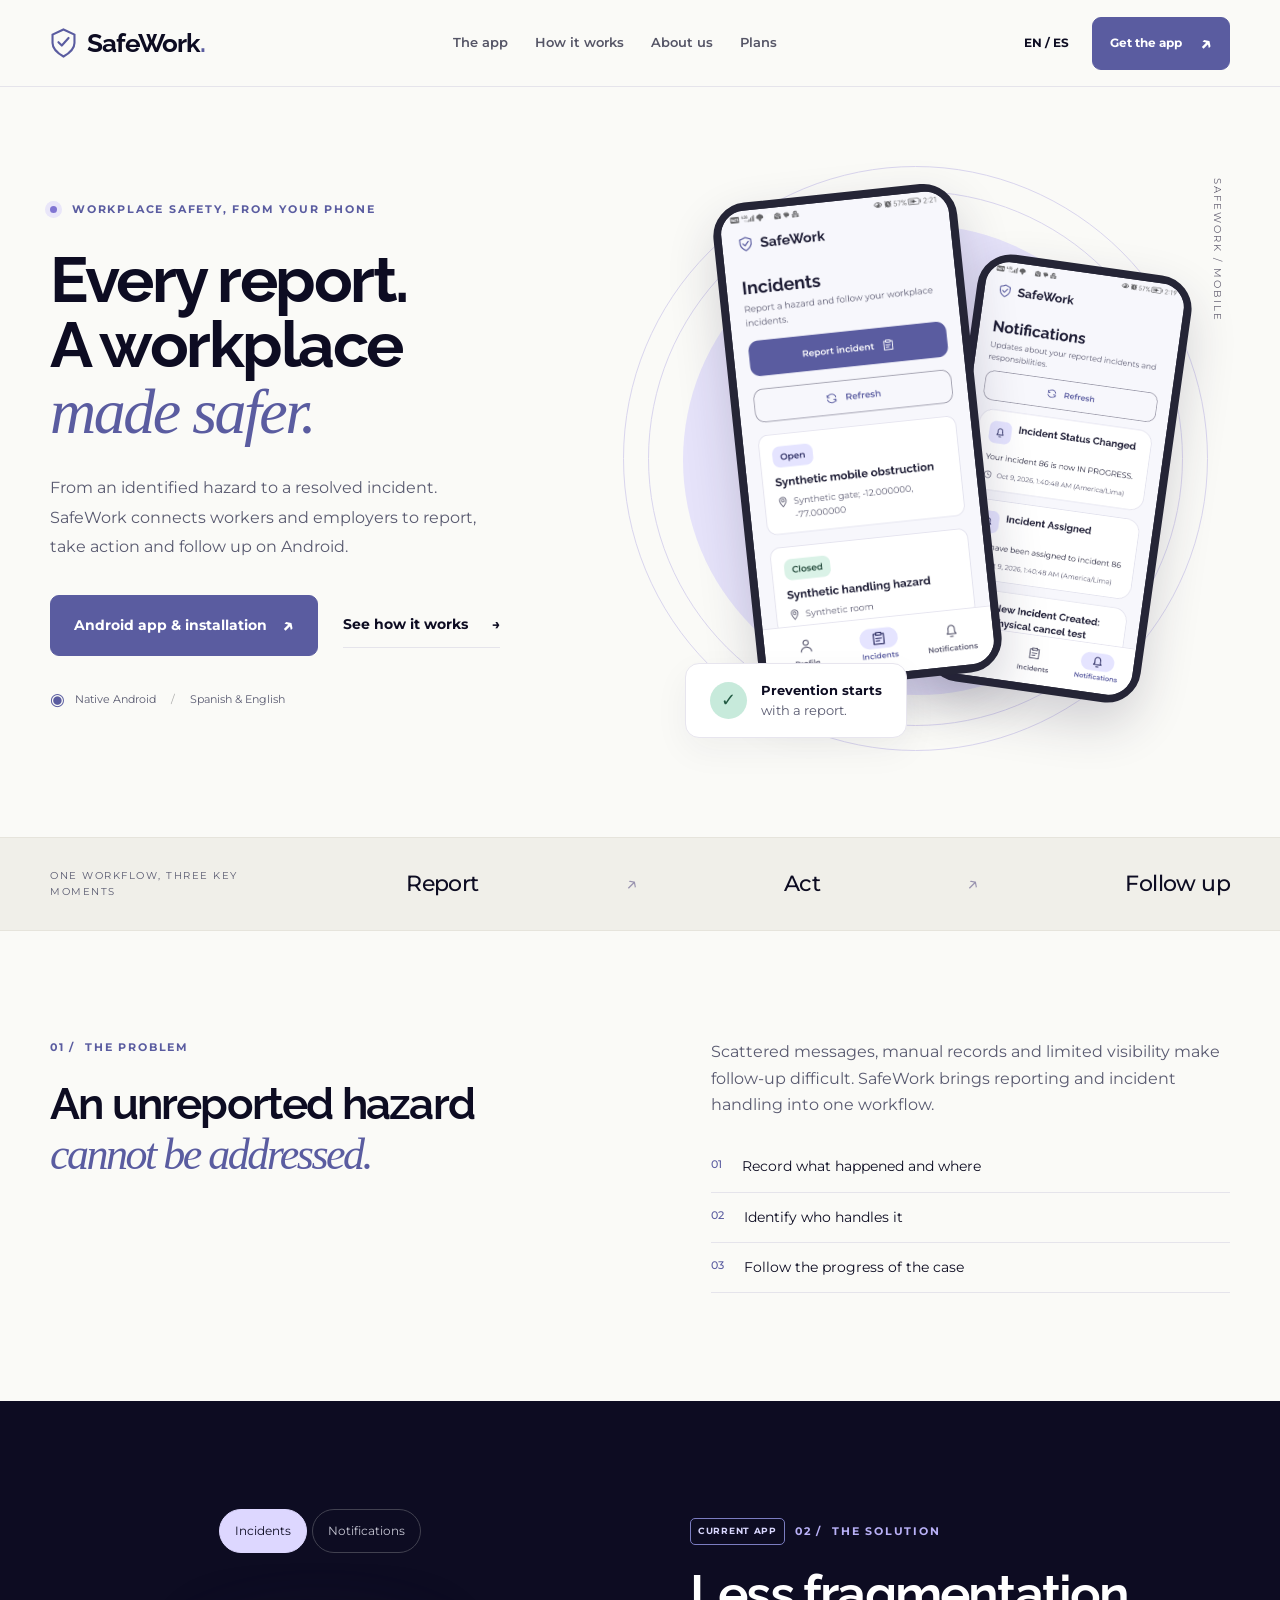
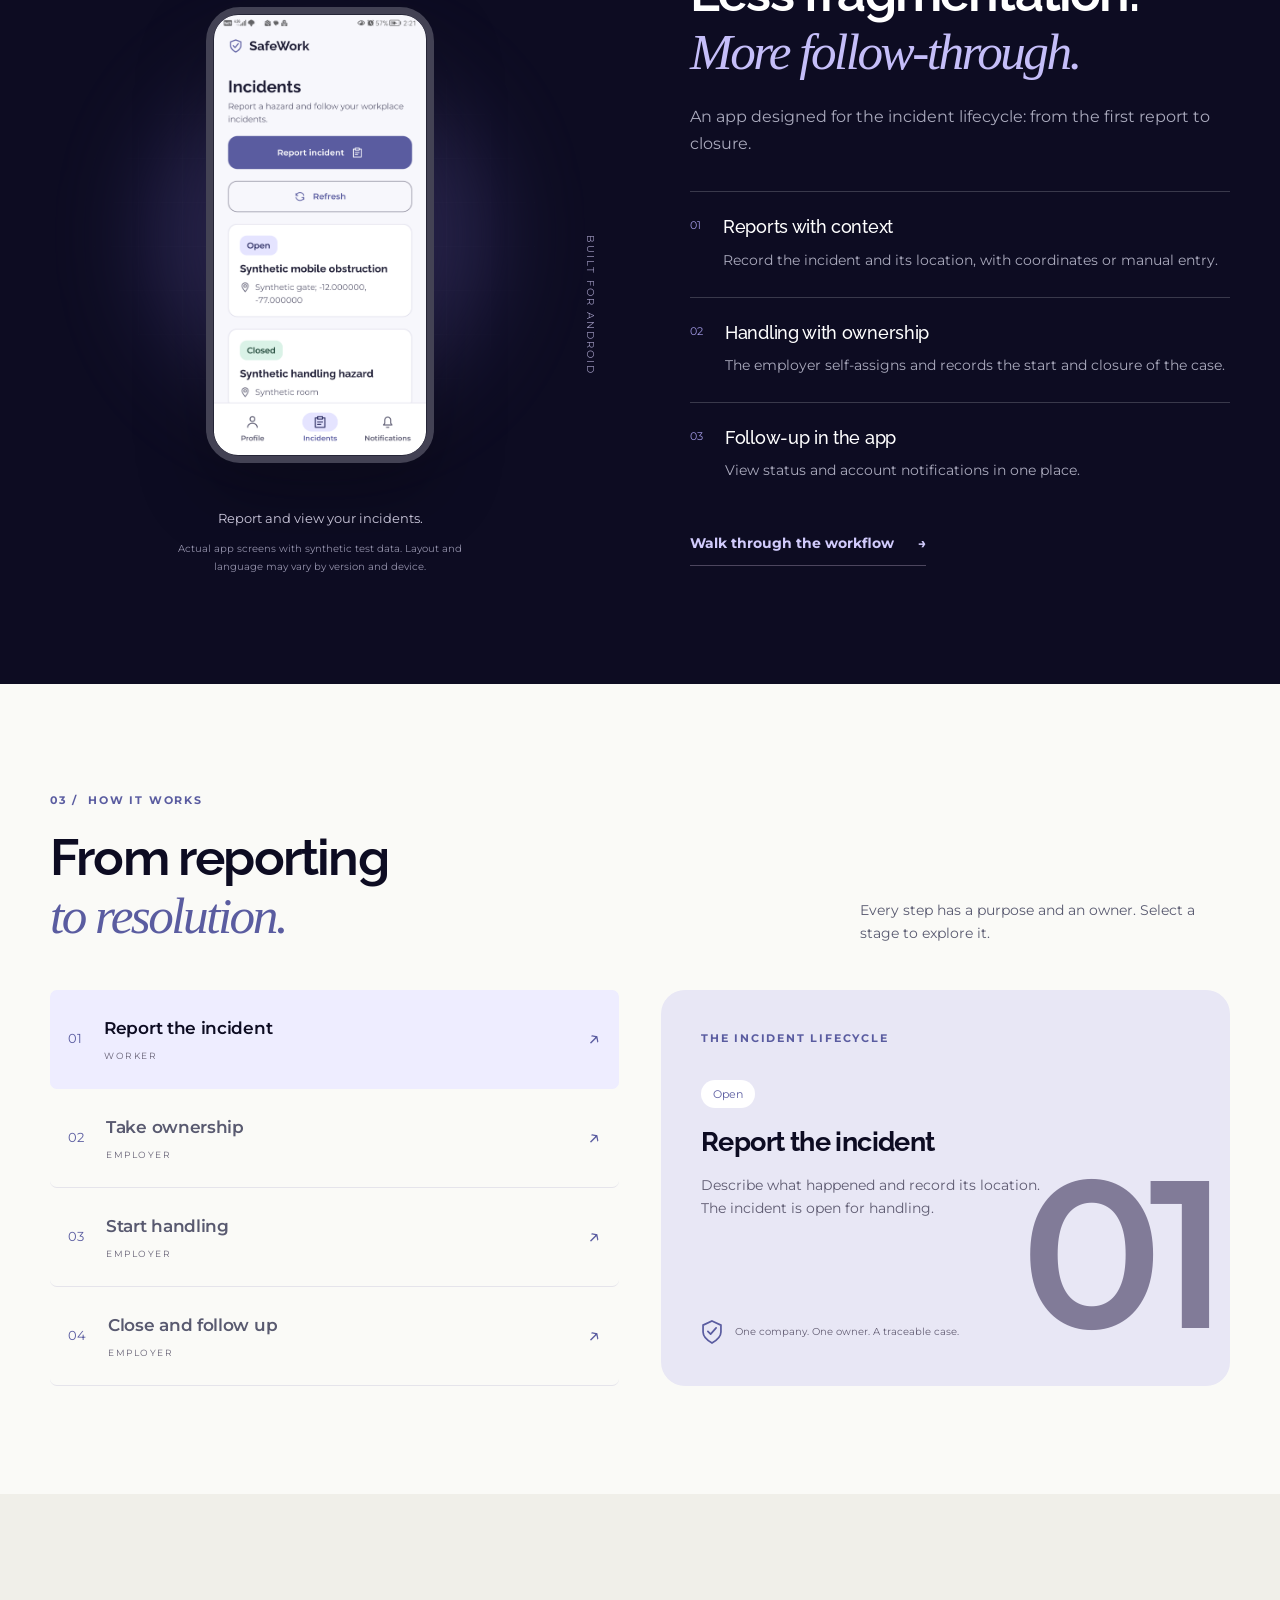
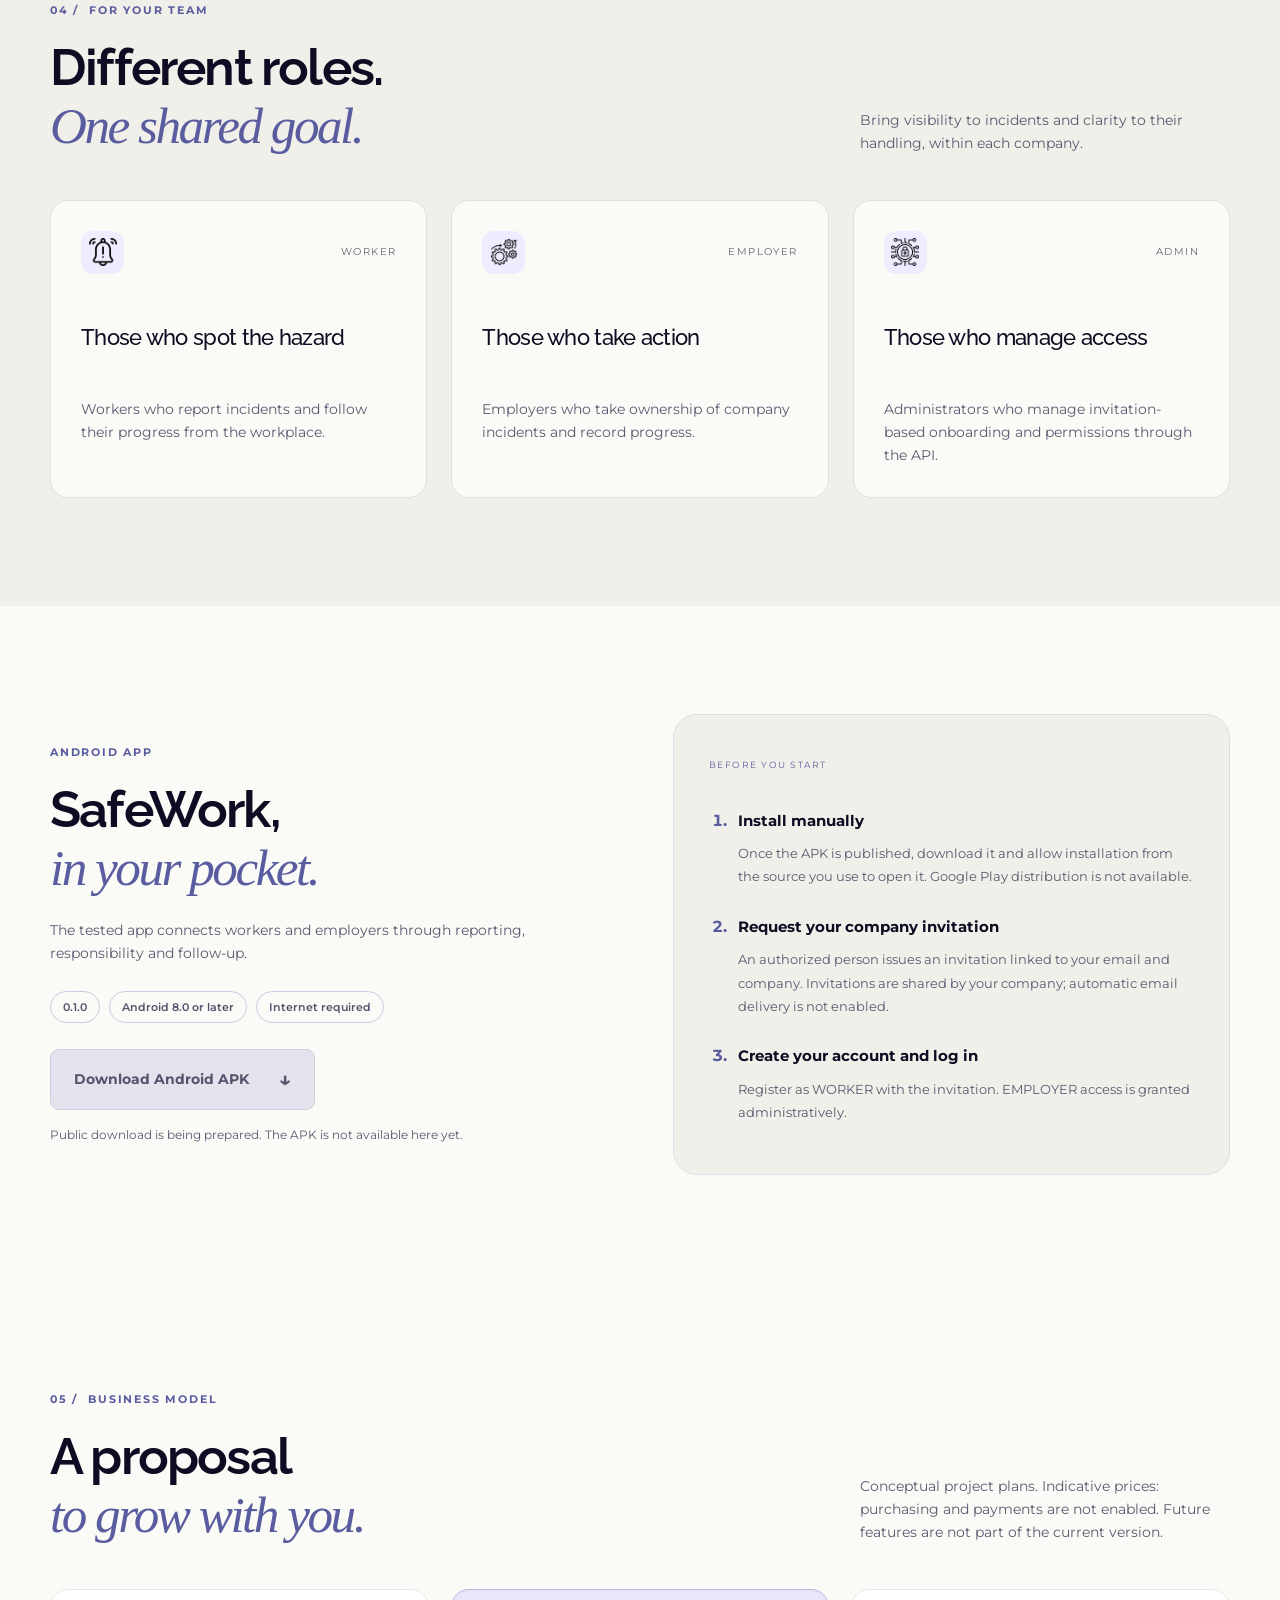
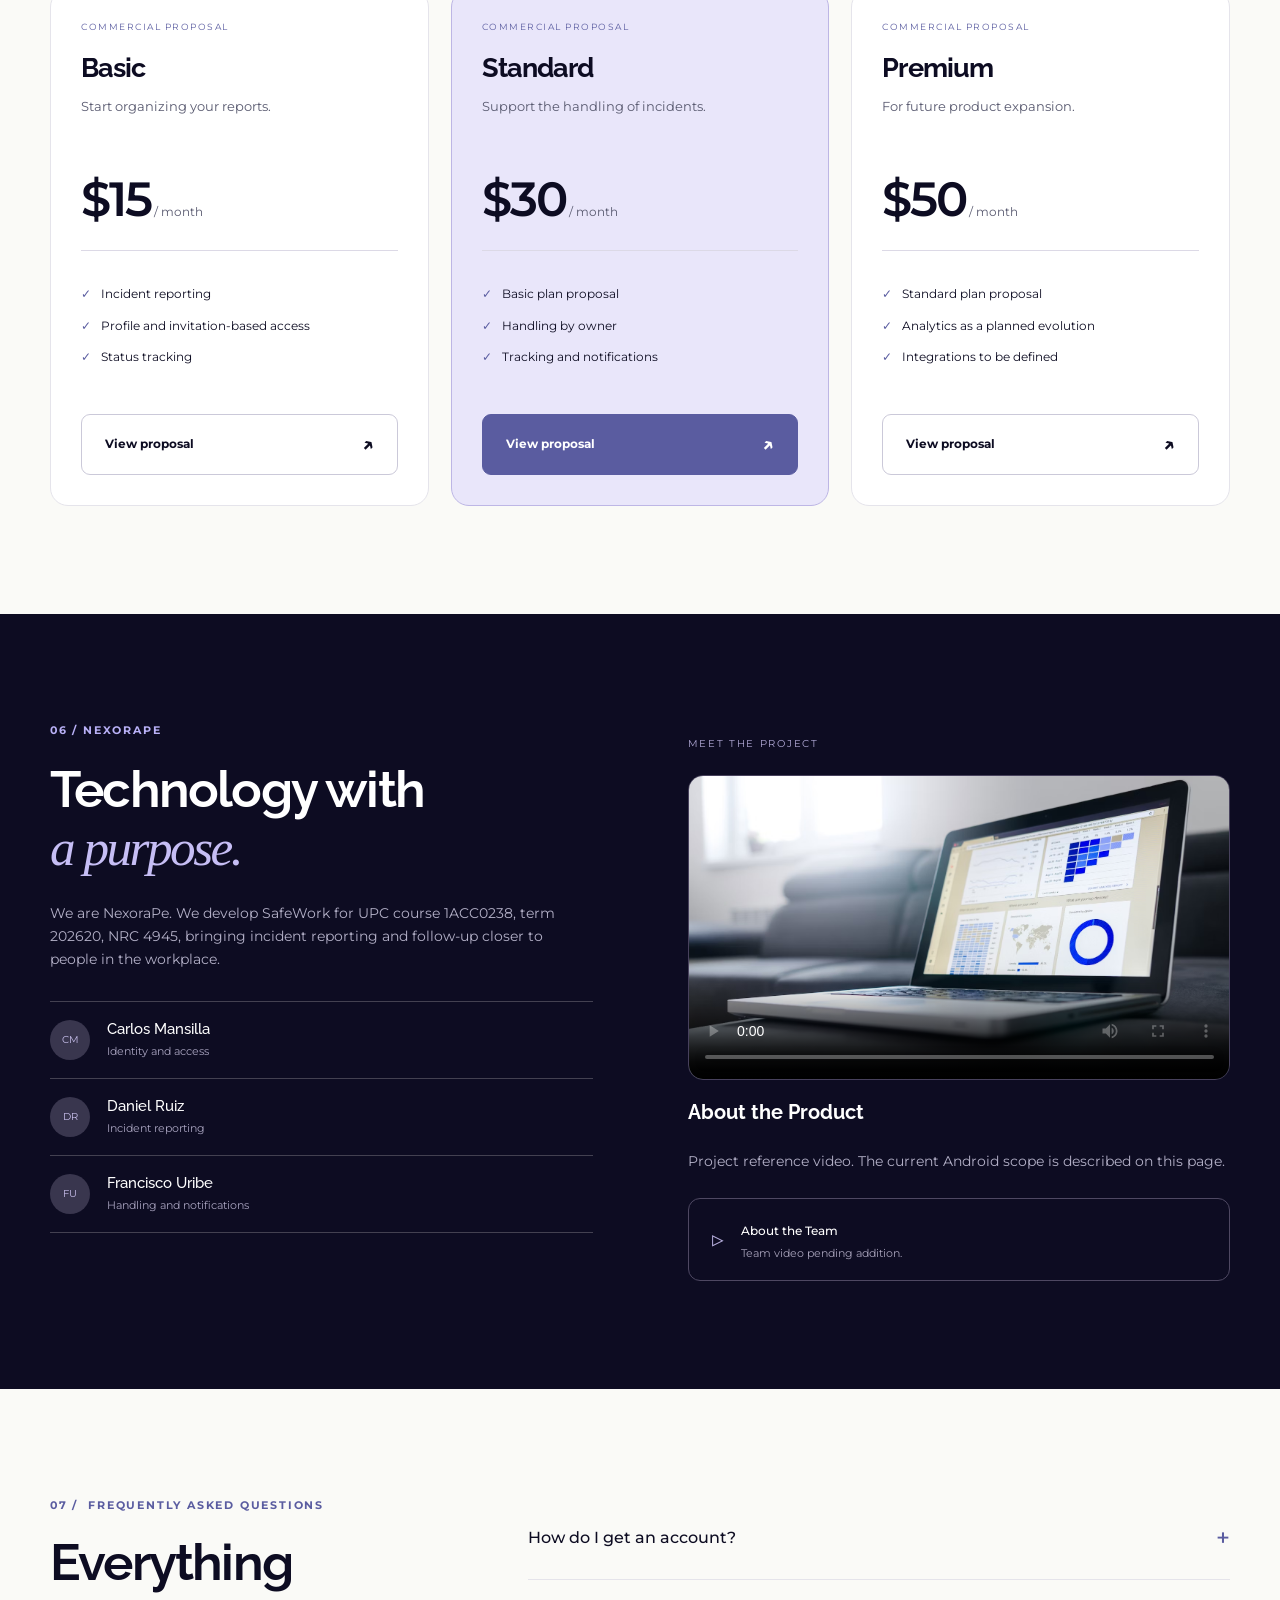
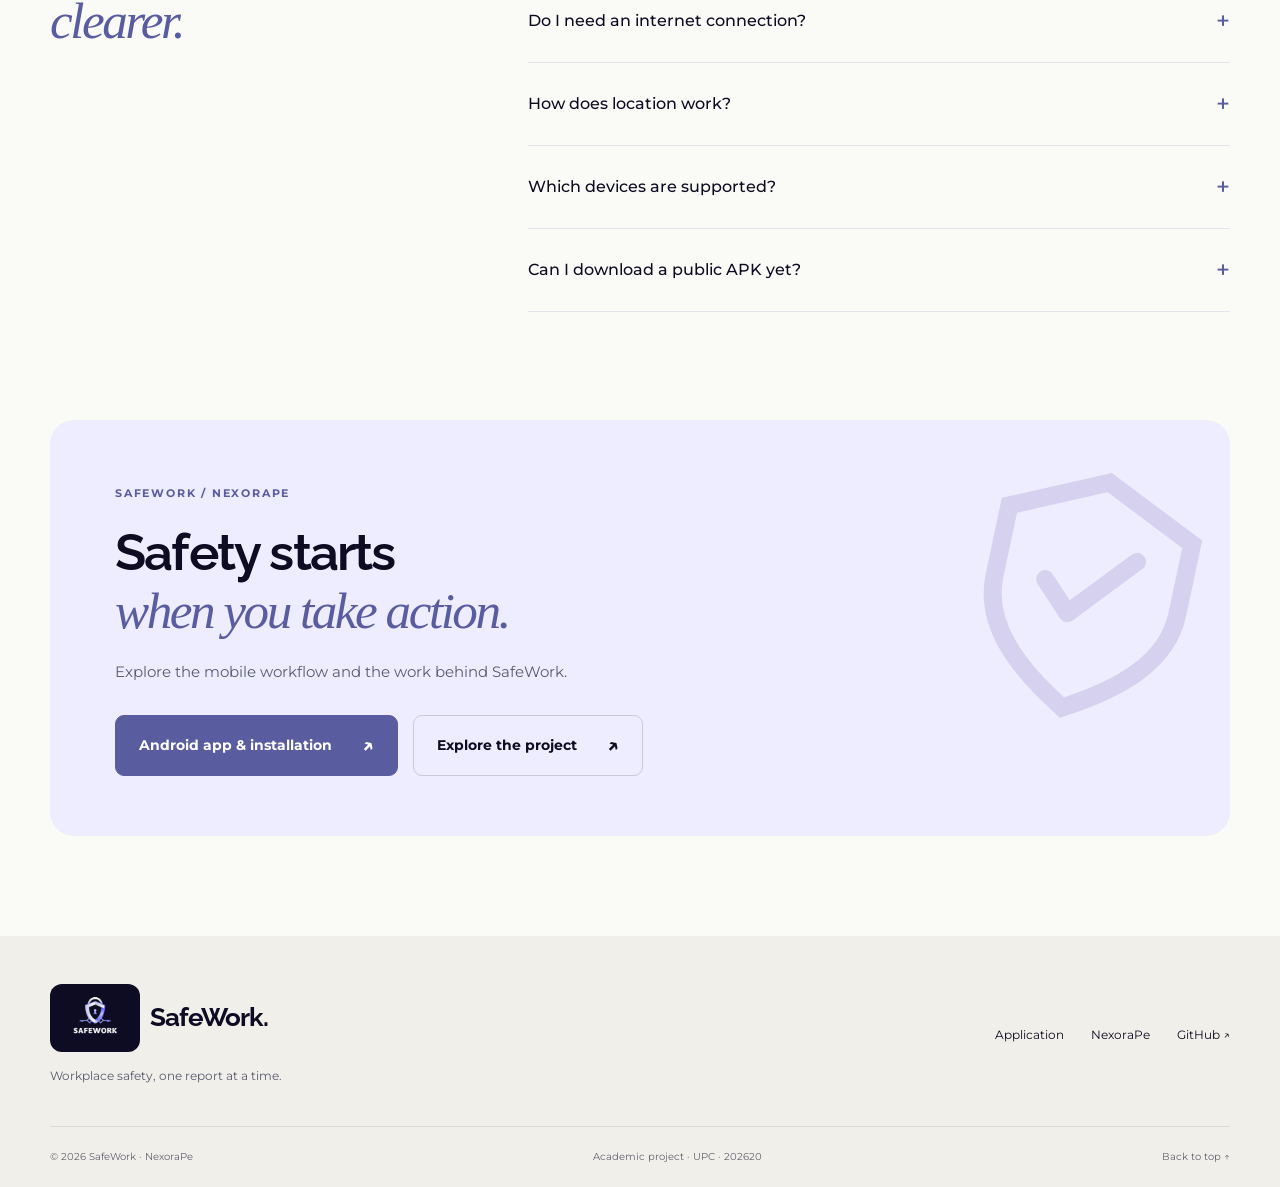
<file: index.html>
<!doctype html>
<html lang="en">
  <head>
    <meta charset="UTF-8" />
    <meta name="viewport" content="width=device-width, initial-scale=1" />
    <title>SafeWork — Workplace safety from your phone</title>
    <meta
      name="description"
      content="SafeWork: an Android app to report, handle and follow up on workplace incidents. A NexoraPe project."
    />
    <meta name="theme-color" content="#0D0C22" />
    <link rel="icon" href="assets/brand-mark.svg" type="image/svg+xml" />
    <link rel="stylesheet" href="styles.css" />
    <script src="translate.js" defer></script>
    <script src="site.js" defer></script>
  </head>
  <body>
    <a class="skip" href="#main"><span data-i18n="t4">Skip to content</span></a>
    <header class="header">
      <div class="wrap nav-wrap">
        <a class="brand" href="index.html" aria-label="SafeWork"
          ><svg viewBox="0 0 32 36" fill="none" aria-hidden="true">
            <path
              d="M16 2 29 8v10c0 7-6 12-13 16C9 30 3 25 3 18V8L16 2Z"
              stroke="currentColor"
              stroke-width="2.5"
            />
            <path
              d="m10 17 4 4 8-9"
              stroke="currentColor"
              stroke-width="2.5"
              stroke-linecap="round"
              stroke-linejoin="round"
            /></svg
          ><span>SafeWork<span class="brand-dot">.</span></span></a
        >
        <nav id="nav" aria-label="Main navigation" data-i18n-aria-label="t5">
          <a href="#producto"><span data-i18n="t0">The app</span></a
          ><a href="#flujo"><span data-i18n="t1">How it works</span></a
          ><a href="#equipo"><span data-i18n="t2">About us</span></a
          ><a href="#planes"><span data-i18n="t3">Plans</span></a>
        </nav>
        <div class="nav-actions">
          <button
            class="language"
            id="language"
            type="button"
            aria-label="Switch to Spanish"
            data-i18n-aria-label="t6"
          >
            EN <span aria-hidden="true">/ ES</span></button
          ><a class="button small nav-cta" href="#download"
            ><span data-i18n="download.nav">Get the app</span
            ><span aria-hidden="true">↗</span></a
          ><button
            class="menu"
            id="menu"
            type="button"
            aria-controls="nav"
            aria-expanded="false"
            data-i18n-aria-label="t8"
            aria-label="Open menu"
          >
            <span></span><span></span>
          </button>
        </div>
      </div>
    </header>
    <main id="main">
      <section class="hero wrap" aria-labelledby="hero-title">
        <div class="hero-copy">
          <div class="eyebrow">
            <span class="status-dot"></span
            ><span data-i18n="t13">WORKPLACE SAFETY, FROM YOUR PHONE</span>
          </div>
          <h1 id="hero-title">
            <span data-i18n="t14">Every report.</span><br /><span
              data-i18n="t15"
              >A workplace</span
            ><br /><em><span data-i18n="t16">made safer.</span></em>
          </h1>
          <p class="hero-description">
            <span data-i18n="t17"
              >From an identified hazard to a resolved incident. SafeWork
              connects workers and employers to report, take action and follow
              up on Android.</span
            >
          </p>
          <div class="hero-buttons">
            <a class="button" href="#download"
              ><span data-i18n="download.info">Android app & installation</span
              ><span aria-hidden="true">↗</span></a
            ><a class="text-link" href="#flujo"
              ><span data-i18n="t19">See how it works</span
              ><span aria-hidden="true">→</span></a
            >
          </div>
          <div class="hero-footnote">
            <span class="android-mark" aria-hidden="true">◉</span
            ><span data-i18n="t20">Native Android</span
            ><span class="separator">/</span
            ><span data-i18n="t21">Spanish & English</span>
          </div>
        </div>
        <div class="hero-art">
          <div class="orb"></div>
          <div class="orbit orbit-one"></div>
          <div class="orbit orbit-two"></div>
          <div class="art-label">SAFEWORK / MOBILE</div>
          <div class="phone phone-back">
            <img
              src="assets/screens/notifications.png"
              alt="Actual SafeWork notifications screen"
              data-i18n-alt="t22"
              width="987"
              height="2048"
            />
          </div>
          <div class="phone phone-front">
            <img
              src="assets/screens/incidents.png"
              alt="Actual SafeWork incidents screen"
              data-i18n-alt="t23"
              width="987"
              height="2048"
              fetchpriority="high"
            />
          </div>
          <div class="floating-note">
            <span class="note-check" aria-hidden="true">✓</span>
            <div>
              <strong data-i18n="t24">Prevention starts</strong
              ><span data-i18n="t25">with a report.</span>
            </div>
          </div>
        </div>
      </section>
      <div class="proof-strip">
        <div class="wrap proof-inner">
          <span
            ><span data-i18n="t26">ONE WORKFLOW, THREE KEY MOMENTS</span></span
          ><strong><span data-i18n="t27">Report</span></strong
          ><span aria-hidden="true">↗</span
          ><strong><span data-i18n="t28">Act</span></strong
          ><span aria-hidden="true">↗</span
          ><strong><span data-i18n="t29">Follow up</span></strong>
        </div>
      </div>
      <section class="section wrap problem">
        <div>
          <div class="eyebrow">
            01 / <span data-i18n="t30">THE PROBLEM</span>
          </div>
          <h2>
            <span data-i18n="t31">An unreported hazard</span><br /><em
              ><span data-i18n="t32">cannot be addressed.</span></em
            >
          </h2>
        </div>
        <div class="problem-copy">
          <p>
            <span data-i18n="t33"
              >Scattered messages, manual records and limited visibility make
              follow-up difficult. SafeWork brings reporting and incident
              handling into one workflow.</span
            >
          </p>
          <div class="problem-list">
            <span
              ><b>01</b
              ><span data-i18n="t34">Record what happened and where</span></span
            ><span
              ><b>02</b
              ><span data-i18n="t35">Identify who handles it</span></span
            ><span
              ><b>03</b
              ><span data-i18n="t36"
                >Follow the progress of the case</span
              ></span
            >
          </div>
        </div>
      </section>
      <section class="product section" id="producto">
        <div class="wrap product-grid">
          <div class="product-visual">
            <div
              class="screen-tabs"
              role="group"
              aria-label="Application screens"
              data-i18n-aria-label="t46"
            >
              <button
                type="button"
                class="screen-tab selected"
                data-screen="incidents"
                aria-pressed="true"
                aria-controls="product-screen"
              >
                <span data-i18n="t37">Incidents</span></button
              ><button
                type="button"
                class="screen-tab"
                data-screen="notifications"
                aria-pressed="false"
                aria-controls="product-screen"
              >
                <span data-i18n="t38">Notifications</span>
              </button>
            </div>
            <div class="product-stage">
              <span class="stage-grid"></span>
              <div class="phone product-phone">
                <img
                  id="product-screen"
                  src="assets/screens/incidents.png"
                  width="987"
                  height="2048"
                  loading="lazy"
                  alt="Incidents screen"
                />
              </div>
              <span class="stage-caption"
                ><span data-i18n="t48">BUILT FOR ANDROID</span></span
              >
            </div>
            <p id="screen-caption" class="screen-caption">
              <span data-i18n="t49">Report and view your incidents.</span>
            </p>
            <p class="screen-disclaimer">
              <span data-i18n="t50"
                >Actual app screens with synthetic test data. Layout and
                language may vary by version and device.</span
              >
            </p>
          </div>
          <div class="product-copy">
            <div class="eyebrow">
              <span class="current-badge" data-i18n="available"
                >CURRENT APP</span
              >
              02 / <span data-i18n="t51">THE SOLUTION</span>
            </div>
            <h2>
              <span data-i18n="t52">Less fragmentation.</span><br /><em
                ><span data-i18n="t53">More follow-through.</span></em
              >
            </h2>
            <p>
              <span data-i18n="t54"
                >An app designed for the incident lifecycle: from the first
                report to closure.</span
              >
            </p>
            <div class="features">
              <div class="feature-row">
                <span>01</span>
                <div>
                  <h3><span data-i18n="t40">Reports with context</span></h3>
                  <p>
                    <span data-i18n="t41"
                      >Record the incident and its location, with coordinates or
                      manual entry.</span
                    >
                  </p>
                </div>
              </div>
              <div class="feature-row">
                <span>02</span>
                <div>
                  <h3><span data-i18n="t42">Handling with ownership</span></h3>
                  <p>
                    <span data-i18n="t43"
                      >The employer self-assigns and records the start and
                      closure of the case.</span
                    >
                  </p>
                </div>
              </div>
              <div class="feature-row">
                <span>03</span>
                <div>
                  <h3><span data-i18n="t44">Follow-up in the app</span></h3>
                  <p>
                    <span data-i18n="t45"
                      >View status and account notifications in one place.</span
                    >
                  </p>
                </div>
              </div>
            </div>
            <a class="text-link light" href="#flujo"
              ><span data-i18n="t55">Walk through the workflow</span
              ><span aria-hidden="true">→</span></a
            >
          </div>
        </div>
      </section>
      <section class="section wrap" id="flujo">
        <div class="section-heading">
          <div>
            <div class="eyebrow">
              03 / <span data-i18n="t60">HOW IT WORKS</span>
            </div>
            <h2>
              <span data-i18n="t61">From reporting</span><br /><em
                ><span data-i18n="t62">to resolution.</span></em
              >
            </h2>
          </div>
          <p>
            <span data-i18n="t63"
              >Every step has a purpose and an owner. Select a stage to explore
              it.</span
            >
          </p>
        </div>
        <div class="flow-layout">
          <div class="flow-steps">
            <button
              class="flow-step active"
              type="button"
              data-step="0"
              aria-pressed="true"
              aria-controls="flow-detail"
            >
              <span class="step-number">01</span
              ><span
                ><strong data-i18n="t56">Report the incident</strong
                ><small>WORKER</small></span
              ><span class="step-arrow" aria-hidden="true">↗</span></button
            ><button
              class="flow-step"
              type="button"
              data-step="1"
              aria-pressed="false"
              aria-controls="flow-detail"
            >
              <span class="step-number">02</span
              ><span
                ><strong data-i18n="t57">Take ownership</strong
                ><small>EMPLOYER</small></span
              ><span class="step-arrow" aria-hidden="true">↗</span></button
            ><button
              class="flow-step"
              type="button"
              data-step="2"
              aria-pressed="false"
              aria-controls="flow-detail"
            >
              <span class="step-number">03</span
              ><span
                ><strong data-i18n="t58">Start handling</strong
                ><small>EMPLOYER</small></span
              ><span class="step-arrow" aria-hidden="true">↗</span></button
            ><button
              class="flow-step"
              type="button"
              data-step="3"
              aria-pressed="false"
              aria-controls="flow-detail"
            >
              <span class="step-number">04</span
              ><span
                ><strong data-i18n="t59">Close and follow up</strong
                ><small>EMPLOYER</small></span
              ><span class="step-arrow" aria-hidden="true">↗</span>
            </button>
          </div>
          <div class="flow-detail" id="flow-detail" aria-live="polite">
            <span class="flow-watermark" aria-hidden="true"
              >01</span
            >
            <div class="eyebrow">
              <span data-i18n="t64">THE INCIDENT LIFECYCLE</span>
            </div>
            <span class="state-pill" id="flow-state"
              ><span data-i18n="t65">Open</span></span
            >
            <h3 id="flow-title">
              <span data-i18n="t66">Report the incident</span>
            </h3>
            <p id="flow-description">
              <span data-i18n="t67"
                >Describe what happened and record its location. The incident is
                open for handling.</span
              >
            </p>
            <div class="flow-bottom">
              <svg viewBox="0 0 32 36" fill="none" aria-hidden="true">
                <path
                  d="M16 2 29 8v10c0 7-6 12-13 16C9 30 3 25 3 18V8L16 2Z"
                  stroke="currentColor"
                  stroke-width="2.5"
                />
                <path
                  d="m10 17 4 4 8-9"
                  stroke="currentColor"
                  stroke-width="2.5"
                  stroke-linecap="round"
                  stroke-linejoin="round"
                /></svg
              ><span
                ><span data-i18n="t68"
                  >One company. One owner. A traceable case.</span
                ></span
              >
            </div>
          </div>
        </div>
      </section>
      <section class="audience section">
        <div class="wrap">
          <div class="section-heading">
            <div>
              <div class="eyebrow">
                04 / <span data-i18n="t75">FOR YOUR TEAM</span>
              </div>
              <h2>
                <span data-i18n="t76">Different roles.</span><br /><em
                  ><span data-i18n="t77">One shared goal.</span></em
                >
              </h2>
            </div>
            <p>
              <span data-i18n="t78"
                >Bring visibility to incidents and clarity to their handling,
                within each company.</span
              >
            </p>
          </div>
          <div class="role-grid">
            <article class="role-card">
              <div class="role-top">
                <span class="role-icon"
                  ><img
                    src="assets/alarm.png"
                    alt=""
                    width="28"
                    height="28"
                    loading="lazy" /></span
                ><span class="role-code">WORKER</span>
              </div>
              <h3><span data-i18n="t69">Those who spot the hazard</span></h3>
              <p>
                <span data-i18n="t70"
                  >Workers who report incidents and follow their progress from
                  the workplace.</span
                >
              </p>
            </article>
            <article class="role-card">
              <div class="role-top">
                <span class="role-icon"
                  ><img
                    src="assets/engineering.png"
                    alt=""
                    width="28"
                    height="28"
                    loading="lazy" /></span
                ><span class="role-code">EMPLOYER</span>
              </div>
              <h3><span data-i18n="t71">Those who take action</span></h3>
              <p>
                <span data-i18n="t72"
                  >Employers who take ownership of company incidents and record
                  progress.</span
                >
              </p>
            </article>
            <article class="role-card">
              <div class="role-top">
                <span class="role-icon"
                  ><img
                    src="assets/cyber-security.png"
                    alt=""
                    width="28"
                    height="28"
                    loading="lazy" /></span
                ><span class="role-code">ADMIN</span>
              </div>
              <h3><span data-i18n="t73">Those who manage access</span></h3>
              <p>
                <span data-i18n="t74"
                  >Administrators who manage invitation-based onboarding and
                  permissions through the API.</span
                >
              </p>
            </article>
          </div>
        </div>
      </section>
      <section
        class="section wrap download"
        id="download"
        aria-labelledby="download-title"
      >
        <div class="download-copy">
          <div class="eyebrow" data-i18n="download.eyebrow">ANDROID APP</div>
          <h2 id="download-title">
            <span data-i18n="download.title">SafeWork,</span><br /><em
              data-i18n="download.titleAccent"
              >in your pocket.</em
            >
          </h2>
          <p data-i18n="download.description">
            The tested app connects workers and employers through reporting,
            responsibility and follow-up.
          </p>
          <div class="download-badges">
            <span>0.1.0</span
            ><span data-i18n="download.minimum">Android 8.0 or later</span
            ><span data-i18n="download.internet">Internet required</span>
          </div>
          <button
            class="button download-button"
            type="button"
            disabled
            aria-describedby="download-status"
          >
            <span data-i18n="download.cta">Download Android APK</span
            ><span aria-hidden="true">↓</span>
          </button>
          <p
            class="download-status"
            id="download-status"
            data-i18n="download.pending"
          >
            Public download is being prepared. The APK is not available here
            yet.
          </p>
        </div>
        <div class="install-card">
          <span class="plan-label" data-i18n="download.installLabel"
            >BEFORE YOU START</span
          >
          <ol>
            <li>
              <strong data-i18n="download.step1">Install manually</strong>
              <p data-i18n="download.step1body">
                Once the APK is published, download it and allow installation
                from the source you use to open it. Google Play distribution is
                not available.
              </p>
            </li>
            <li>
              <strong data-i18n="download.step2"
                >Request your company invitation</strong
              >
              <p data-i18n="download.step2body">
                An authorized person issues an invitation linked to your email
                and company. Invitations are shared by your company; automatic
                email delivery is not enabled.
              </p>
            </li>
            <li>
              <strong data-i18n="download.step3"
                >Create your account and log in</strong
              >
              <p data-i18n="download.step3body">
                Register as WORKER with the invitation. EMPLOYER access is
                granted administratively.
              </p>
            </li>
          </ol>
        </div>
      </section>
      <section class="section wrap" id="planes">
        <div class="section-heading">
          <div>
            <div class="eyebrow">
              05 / <span data-i18n="t103">BUSINESS MODEL</span>
            </div>
            <h2>
              <span data-i18n="t104">A proposal</span><br /><em
                ><span data-i18n="t105">to grow with you.</span></em
              >
            </h2>
          </div>
          <p>
            <span data-i18n="t106"
              >Conceptual project plans. Indicative prices: purchasing and
              payments are not enabled. Future features are not part of the
              current version.</span
            >
          </p>
        </div>
        <div class="pricing-grid">
          <article class="pricing-card">
            <span class="plan-label"
              ><span data-i18n="t82">COMMERCIAL PROPOSAL</span></span
            >
            <h3><span data-i18n="t83">Basic</span></h3>
            <p><span data-i18n="t84">Start organizing your reports.</span></p>
            <div class="price">
              $15<span> / <span data-i18n="t85">month</span></span>
            </div>
            <ul>
              <li>
                <span aria-hidden="true">✓</span
                ><span data-i18n="t79">Incident reporting</span>
              </li>
              <li>
                <span aria-hidden="true">✓</span
                ><span data-i18n="t80"
                  >Profile and invitation-based access</span
                >
              </li>
              <li>
                <span aria-hidden="true">✓</span
                ><span data-i18n="t81">Status tracking</span>
              </li>
            </ul>
            <a class="button outline" href="plan-basic.html"
              ><span data-i18n="t86">View proposal</span
              ><span aria-hidden="true">↗</span></a
            >
          </article>
          <article class="pricing-card featured">
            <span class="plan-label"
              ><span data-i18n="t90">COMMERCIAL PROPOSAL</span></span
            >
            <h3><span data-i18n="t91">Standard</span></h3>
            <p>
              <span data-i18n="t92">Support the handling of incidents.</span>
            </p>
            <div class="price">
              $30<span> / <span data-i18n="t93">month</span></span>
            </div>
            <ul>
              <li>
                <span aria-hidden="true">✓</span
                ><span data-i18n="t87">Basic plan proposal</span>
              </li>
              <li>
                <span aria-hidden="true">✓</span
                ><span data-i18n="t88">Handling by owner</span>
              </li>
              <li>
                <span aria-hidden="true">✓</span
                ><span data-i18n="t89">Tracking and notifications</span>
              </li>
            </ul>
            <a class="button" href="plan-enterprise.html"
              ><span data-i18n="t94">View proposal</span
              ><span aria-hidden="true">↗</span></a
            >
          </article>
          <article class="pricing-card">
            <span class="plan-label"
              ><span data-i18n="t98">COMMERCIAL PROPOSAL</span></span
            >
            <h3><span data-i18n="t99">Premium</span></h3>
            <p><span data-i18n="t100">For future product expansion.</span></p>
            <div class="price">
              $50<span> / <span data-i18n="t101">month</span></span>
            </div>
            <ul>
              <li>
                <span aria-hidden="true">✓</span
                ><span data-i18n="t95">Standard plan proposal</span>
              </li>
              <li>
                <span aria-hidden="true">✓</span
                ><span data-i18n="t96">Analytics as a planned evolution</span>
              </li>
              <li>
                <span aria-hidden="true">✓</span
                ><span data-i18n="t97">Integrations to be defined</span>
              </li>
            </ul>
            <a class="button outline" href="plan-pro.html"
              ><span data-i18n="t102">View proposal</span
              ><span aria-hidden="true">↗</span></a
            >
          </article>
        </div>
      </section>
      <section class="team section" id="equipo">
        <div class="wrap team-layout">
          <div>
            <div class="eyebrow">06 / NEXORAPE</div>
            <h2>
              <span data-i18n="t110">Technology with</span><br /><em
                ><span data-i18n="t111">a purpose.</span></em
              >
            </h2>
            <p>
              <span data-i18n="t112"
                >We are NexoraPe. We develop SafeWork for UPC course 1ACC0238,
                term 202620, NRC 4945, bringing incident reporting and follow-up
                closer to people in the workplace.</span
              >
            </p>
            <div class="team-members">
              <div class="team-member">
                <span>CM</span>
                <div>
                  <h3>Carlos Mansilla</h3>
                  <p><span data-i18n="t107">Identity and access</span></p>
                </div>
              </div>
              <div class="team-member">
                <span>DR</span>
                <div>
                  <h3>Daniel Ruiz</h3>
                  <p><span data-i18n="t108">Incident reporting</span></p>
                </div>
              </div>
              <div class="team-member">
                <span>FU</span>
                <div>
                  <h3>Francisco Uribe</h3>
                  <p>
                    <span data-i18n="t109">Handling and notifications</span>
                  </p>
                </div>
              </div>
            </div>
          </div>
          <div class="team-media">
            <span class="media-kicker"
              ><span data-i18n="t113">MEET THE PROJECT</span></span
            ><video
              controls
              playsinline
              preload="metadata"
              poster="assets/bg.png"
              aria-label="Product reference video"
              data-i18n-aria-label="t114"
            >
              <source src="assets/video2.mp4" type="video/mp4" />
              <a href="assets/video2.mp4"
                ><span data-i18n="t115">Open product video</span></a
              >
            </video>
            <h3><span data-i18n="t116">About the Product</span></h3>
            <p>
              <span data-i18n="t117"
                >Project reference video. The current Android scope is described
                on this page.</span
              >
            </p>
            <div class="video-pending">
              <span aria-hidden="true">▷</span>
              <div>
                <strong>About the Team</strong>
                <p>
                  <span data-i18n="t118">Team video pending addition.</span>
                </p>
              </div>
            </div>
          </div>
        </div>
      </section>
      <section class="section wrap faq" id="preguntas">
        <div>
          <div class="eyebrow">
            07 / <span data-i18n="t119">FREQUENTLY ASKED QUESTIONS</span>
          </div>
          <h2>
            <span data-i18n="t120">Everything</span><br /><em
              ><span data-i18n="t121">clearer.</span></em
            >
          </h2>
        </div>
        <div class="faq-list">
          <details>
            <summary>
              <span data-i18n="t122">How do I get an account?</span
              ><span class="plus" aria-hidden="true">+</span>
            </summary>
            <p>
              <span data-i18n="t123"
                >Registration requires a valid invitation linked to your email
                and company. Onboarding is managed by an administrator or an
                authorized employer.</span
              >
            </p>
          </details>
          <details>
            <summary>
              <span data-i18n="t124">Do I need an internet connection?</span
              ><span class="plus" aria-hidden="true">+</span>
            </summary>
            <p>
              <span data-i18n="t125"
                >Yes. Current flows retrieve and send data to the backend.
                Offline mode and automatic synchronization are not
                advertised.</span
              >
            </p>
          </details>
          <details>
            <summary>
              <span data-i18n="t126">How does location work?</span
              ><span class="plus" aria-hidden="true">+</span>
            </summary>
            <p>
              <span data-i18n="t127"
                >You can capture coordinates with device permissions or enter
                the report location manually.</span
              >
            </p>
          </details>
          <details>
            <summary>
              <span data-i18n="t128">Which devices are supported?</span
              ><span class="plus" aria-hidden="true">+</span>
            </summary>
            <p>
              <span data-i18n="t129"
                >The current app is native Android, for Android 8.0 or later.
                This release does not include an iOS app.</span
              >
            </p>
          </details>
          <details>
            <summary>
              <span data-i18n="t130">Can I download a public APK yet?</span
              ><span class="plus" aria-hidden="true">+</span>
            </summary>
            <p>
              <span data-i18n="t131"
                >Public APK download is being prepared. This page will link to
                the verified file once it is published; Google Play distribution
                is not enabled.</span
              >
            </p>
          </details>
        </div>
      </section>
      <section class="wrap end-wrap" id="project">
        <div class="end-cta">
          <div class="eyebrow">SAFEWORK / NEXORAPE</div>
          <h2>
            <span data-i18n="t132">Safety starts</span><br /><em
              ><span data-i18n="t133">when you take action.</span></em
            >
          </h2>
          <p>
            <span data-i18n="t134"
              >Explore the mobile workflow and the work behind SafeWork.</span
            >
          </p>
          <div>
            <a class="button" href="#download"
              ><span data-i18n="download.info">Android app & installation</span
              ><span aria-hidden="true">↗</span></a
            ><a
              class="button outline"
              href="https://github.com/NexoraPe-1ACC0238-2620-4945"
              target="_blank"
              rel="noopener noreferrer"
              ><span data-i18n="t136">Explore the project</span
              ><span aria-hidden="true">↗</span></a
            >
          </div>
          <span class="cta-decoration" aria-hidden="true"
            ><svg viewBox="0 0 32 36" fill="none" aria-hidden="true">
              <path
                d="M16 2 29 8v10c0 7-6 12-13 16C9 30 3 25 3 18V8L16 2Z"
                stroke="currentColor"
                stroke-width="2.5"
              />
              <path
                d="m10 17 4 4 8-9"
                stroke="currentColor"
                stroke-width="2.5"
                stroke-linecap="round"
                stroke-linejoin="round"
              /></svg
          ></span>
        </div>
      </section>
    </main>
    <footer>
      <div class="wrap footer-top">
        <div>
          <a class="brand footer-brand" href="index.html"
            ><img
              class="original-logo"
              src="assets/logo.png"
              alt=""
              width="480"
              height="360"
              loading="lazy"
            /><svg viewBox="0 0 32 36" fill="none" aria-hidden="true">
              <path
                d="M16 2 29 8v10c0 7-6 12-13 16C9 30 3 25 3 18V8L16 2Z"
                stroke="currentColor"
                stroke-width="2.5"
              />
              <path
                d="m10 17 4 4 8-9"
                stroke="currentColor"
                stroke-width="2.5"
                stroke-linecap="round"
                stroke-linejoin="round"
              /></svg
            ><span>SafeWork.</span></a
          >
          <p>
            <span data-i18n="t9">Workplace safety, one report at a time.</span>
          </p>
        </div>
        <div class="footer-links">
          <a href="#producto"><span data-i18n="t10">Application</span></a
          ><a href="#equipo">NexoraPe</a
          ><a
            href="https://github.com/NexoraPe-1ACC0238-2620-4945/safework-mobile"
            target="_blank"
            rel="noopener noreferrer"
            >GitHub <span aria-hidden="true">↗</span></a
          >
        </div>
      </div>
      <div class="wrap footer-bottom">
        <span>© 2026 SafeWork · NexoraPe</span
        ><span
          ><span data-i18n="t11">Academic project · UPC · 202620</span></span
        ><a href="#main"><span data-i18n="t12">Back to top ↑</span></a>
      </div>
    </footer>
  </body>
</html>
</file>
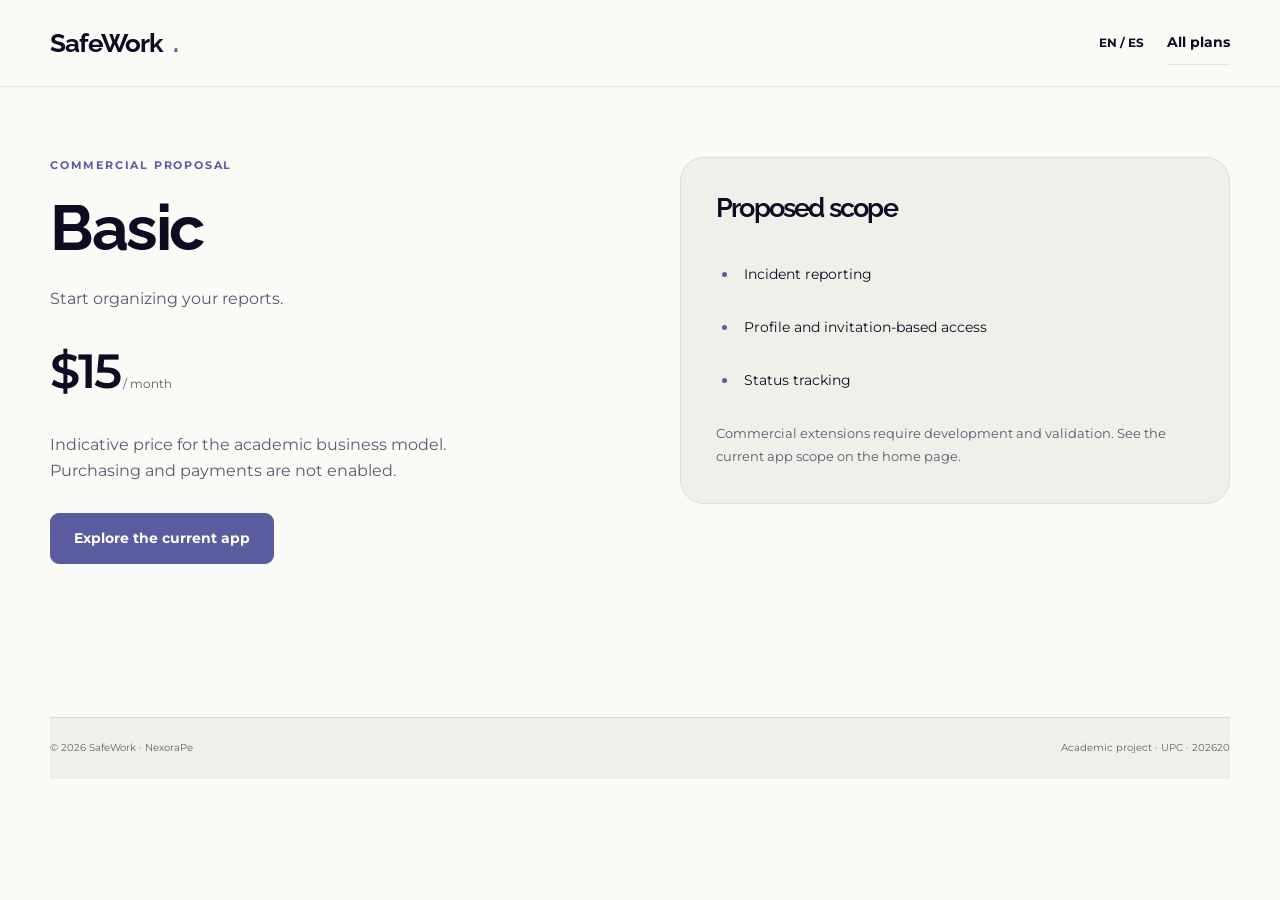
<file: plan-basic.html>
<!doctype html>
<html lang="en">
  <head>
    <meta charset="UTF-8" />
    <meta name="viewport" content="width=device-width, initial-scale=1" />
    <title>SafeWork — Commercial proposal</title>
    <meta
      name="description"
      content="SafeWork: an Android app to report, handle and follow up on workplace incidents. A NexoraPe project."
    />
    <meta name="theme-color" content="#0D0C22" />
    <link rel="icon" href="assets/brand-mark.svg" type="image/svg+xml" />
    <link rel="stylesheet" href="styles.css" />
    <script src="translate.js" defer></script>
    <script src="site.js" defer></script>
  </head>
  <body>
    <a class="skip" href="#main" data-i18n="t4">Skip to content</a>
    <header class="header">
      <div class="wrap nav-wrap">
        <a class="brand" href="index.html"
          >SafeWork<span class="brand-dot">.</span></a
        >
        <div class="nav-actions">
          <button
            class="language"
            id="language"
            type="button"
            aria-label="Switch to Spanish"
          >
            EN / ES</button
          ><a class="text-link" href="index.html#planes" data-i18n="plan.back"
            >All plans</a
          >
        </div>
      </div>
    </header>
    <main class="section wrap plan-page" id="main">
      <div class="plan-page-copy">
        <div class="eyebrow" data-i18n="t82">COMMERCIAL PROPOSAL</div>
        <h1 data-i18n="t83">Basic</h1>
        <p data-i18n="t84">Start organizing your reports.</p>
        <div class="price">
          $15<span> / <span data-i18n="t85">month</span></span>
        </div>
        <p data-i18n="t142">
          Indicative price for the academic business model. Purchasing and
          payments are not enabled.
        </p>
        <a class="button" href="index.html#producto" data-i18n="t148"
          >Explore the current app</a
        >
      </div>
      <aside class="install-card">
        <h2 data-i18n="t143">Proposed scope</h2>
        <ul>
          <li data-i18n="t79">Incident reporting</li>
          <li data-i18n="t80">Profile and invitation-based access</li>
          <li data-i18n="t81">Status tracking</li>
        </ul>
        <p data-i18n="t147">
          Commercial extensions require development and validation. See the
          current app scope on the home page.
        </p>
      </aside>
    </main>
    <footer class="wrap footer-bottom">
      <span>© 2026 SafeWork · NexoraPe</span
      ><span data-i18n="t11">Academic project · UPC · 202620</span>
    </footer>
  </body>
</html>
</file>
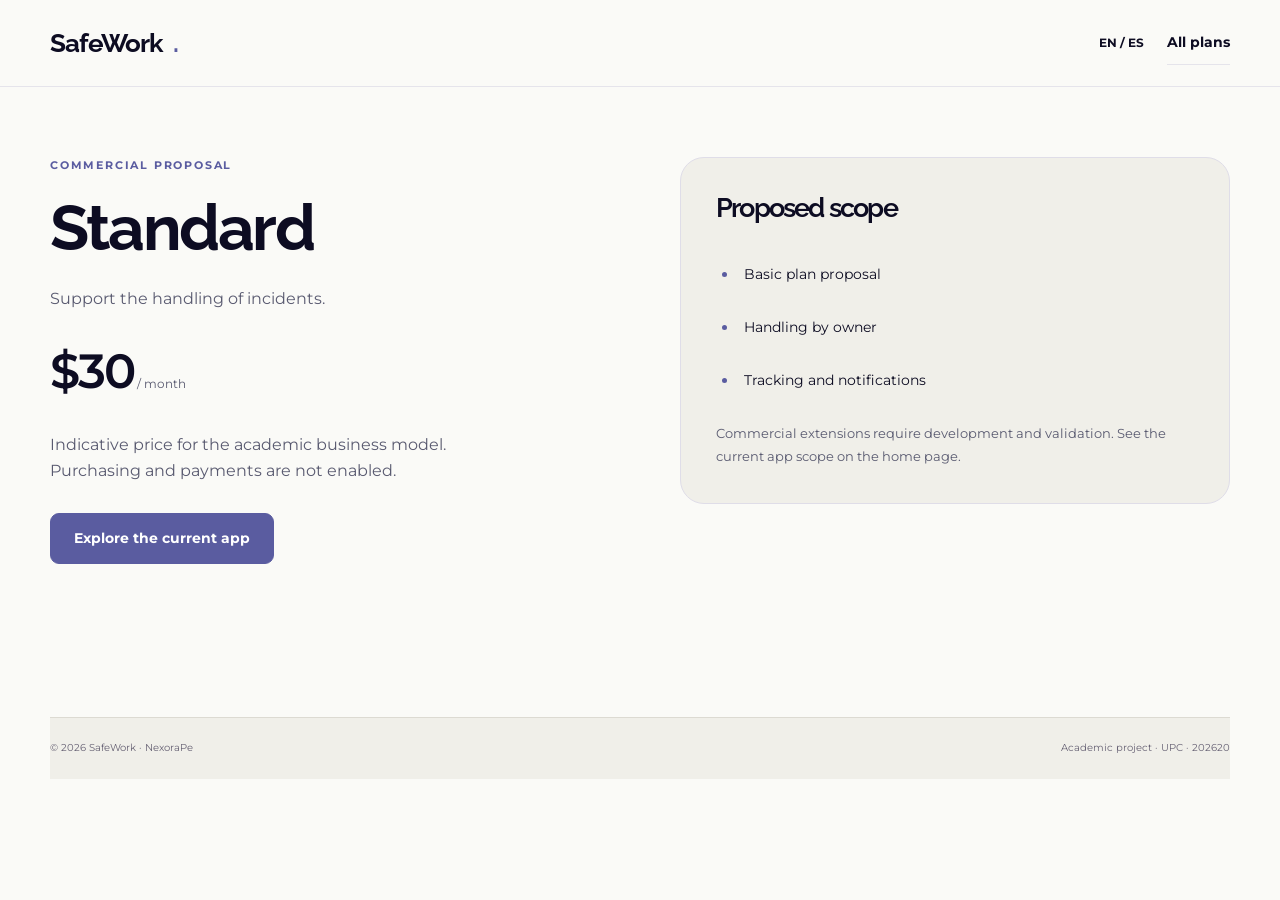
<file: plan-enterprise.html>
<!doctype html>
<html lang="en">
  <head>
    <meta charset="UTF-8" />
    <meta name="viewport" content="width=device-width, initial-scale=1" />
    <title>SafeWork — Commercial proposal</title>
    <meta
      name="description"
      content="SafeWork: an Android app to report, handle and follow up on workplace incidents. A NexoraPe project."
    />
    <meta name="theme-color" content="#0D0C22" />
    <link rel="icon" href="assets/brand-mark.svg" type="image/svg+xml" />
    <link rel="stylesheet" href="styles.css" />
    <script src="translate.js" defer></script>
    <script src="site.js" defer></script>
  </head>
  <body>
    <a class="skip" href="#main" data-i18n="t4">Skip to content</a>
    <header class="header">
      <div class="wrap nav-wrap">
        <a class="brand" href="index.html"
          >SafeWork<span class="brand-dot">.</span></a
        >
        <div class="nav-actions">
          <button
            class="language"
            id="language"
            type="button"
            aria-label="Switch to Spanish"
          >
            EN / ES</button
          ><a class="text-link" href="index.html#planes" data-i18n="plan.back"
            >All plans</a
          >
        </div>
      </div>
    </header>
    <main class="section wrap plan-page" id="main">
      <div class="plan-page-copy">
        <div class="eyebrow" data-i18n="t82">COMMERCIAL PROPOSAL</div>
        <h1 data-i18n="t91">Standard</h1>
        <p data-i18n="t92">Support the handling of incidents.</p>
        <div class="price">
          $30<span> / <span data-i18n="t85">month</span></span>
        </div>
        <p data-i18n="t142">
          Indicative price for the academic business model. Purchasing and
          payments are not enabled.
        </p>
        <a class="button" href="index.html#producto" data-i18n="t148"
          >Explore the current app</a
        >
      </div>
      <aside class="install-card">
        <h2 data-i18n="t143">Proposed scope</h2>
        <ul>
          <li data-i18n="t87">Basic plan proposal</li>
          <li data-i18n="t88">Handling by owner</li>
          <li data-i18n="t89">Tracking and notifications</li>
        </ul>
        <p data-i18n="t147">
          Commercial extensions require development and validation. See the
          current app scope on the home page.
        </p>
      </aside>
    </main>
    <footer class="wrap footer-bottom">
      <span>© 2026 SafeWork · NexoraPe</span
      ><span data-i18n="t11">Academic project · UPC · 202620</span>
    </footer>
  </body>
</html>
</file>
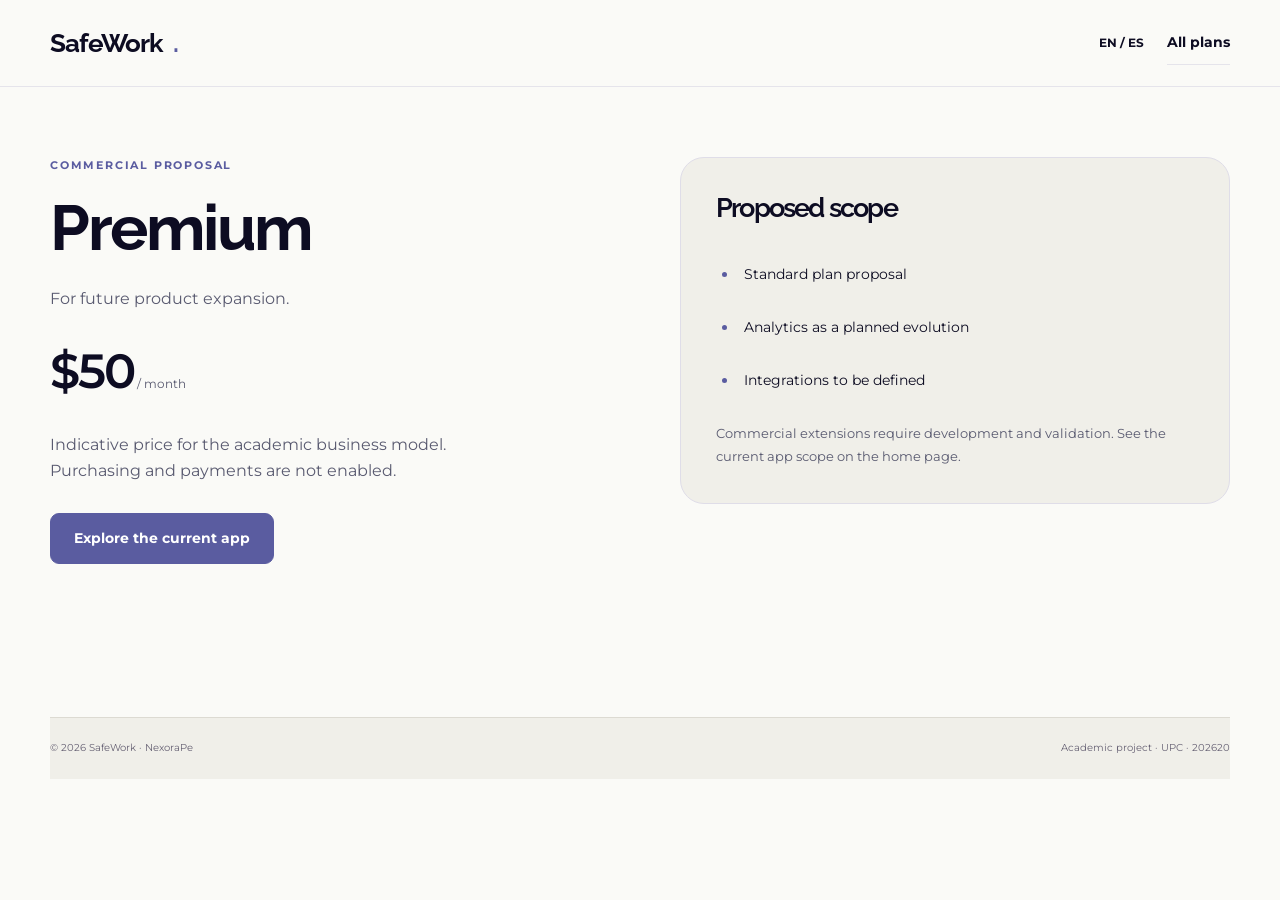
<file: plan-pro.html>
<!doctype html>
<html lang="en">
  <head>
    <meta charset="UTF-8" />
    <meta name="viewport" content="width=device-width, initial-scale=1" />
    <title>SafeWork — Commercial proposal</title>
    <meta
      name="description"
      content="SafeWork: an Android app to report, handle and follow up on workplace incidents. A NexoraPe project."
    />
    <meta name="theme-color" content="#0D0C22" />
    <link rel="icon" href="assets/brand-mark.svg" type="image/svg+xml" />
    <link rel="stylesheet" href="styles.css" />
    <script src="translate.js" defer></script>
    <script src="site.js" defer></script>
  </head>
  <body>
    <a class="skip" href="#main" data-i18n="t4">Skip to content</a>
    <header class="header">
      <div class="wrap nav-wrap">
        <a class="brand" href="index.html"
          >SafeWork<span class="brand-dot">.</span></a
        >
        <div class="nav-actions">
          <button
            class="language"
            id="language"
            type="button"
            aria-label="Switch to Spanish"
          >
            EN / ES</button
          ><a class="text-link" href="index.html#planes" data-i18n="plan.back"
            >All plans</a
          >
        </div>
      </div>
    </header>
    <main class="section wrap plan-page" id="main">
      <div class="plan-page-copy">
        <div class="eyebrow" data-i18n="t82">COMMERCIAL PROPOSAL</div>
        <h1 data-i18n="t99">Premium</h1>
        <p data-i18n="t100">For future product expansion.</p>
        <div class="price">
          $50<span> / <span data-i18n="t85">month</span></span>
        </div>
        <p data-i18n="t142">
          Indicative price for the academic business model. Purchasing and
          payments are not enabled.
        </p>
        <a class="button" href="index.html#producto" data-i18n="t148"
          >Explore the current app</a
        >
      </div>
      <aside class="install-card">
        <h2 data-i18n="t143">Proposed scope</h2>
        <ul>
          <li data-i18n="t95">Standard plan proposal</li>
          <li data-i18n="t96">Analytics as a planned evolution</li>
          <li data-i18n="t97">Integrations to be defined</li>
        </ul>
        <p data-i18n="t147">
          Commercial extensions require development and validation. See the
          current app scope on the home page.
        </p>
      </aside>
    </main>
    <footer class="wrap footer-bottom">
      <span>© 2026 SafeWork · NexoraPe</span
      ><span data-i18n="t11">Academic project · UPC · 202620</span>
    </footer>
  </body>
</html>
</file>
<file: styles.css>
:root {
  --ink: #19192f;
  --muted: #69697b;
  --purple: #6056bd;
  --purple-dark: #4a4297;
  --lavender: #eeedff;
  --paper: #fafaf7;
  --line: #e5e4eb;
  --mint: #c7eadb;
  --radius: 24px;
}
* {
  box-sizing: border-box;
}
html {
  scroll-behavior: smooth;
  scroll-padding-top: 100px;
}
body {
  margin: 0;
  font-family: Arial, Helvetica, sans-serif;
  color: var(--ink);
  background: var(--paper);
  font-size: 16px;
  line-height: 1.65;
}
a {
  color: inherit;
  text-decoration: none;
}
button {
  font: inherit;
  cursor: pointer;
}
img,
video {
  display: block;
  max-width: 100%;
}
button,
a,
summary {
  -webkit-tap-highlight-color: transparent;
}
button:focus-visible,
a:focus-visible,
summary:focus-visible {
  outline: 3px solid #8975ef;
  outline-offset: 5px;
}
::selection {
  background: #dcd6ff;
  color: var(--ink);
}
.wrap {
  width: min(1180px, calc(100% - 80px));
  margin: auto;
}
.section {
  padding-top: 108px;
  padding-bottom: 108px;
}
.eyebrow {
  font-size: 11px;
  letter-spacing: 1.8px;
  font-weight: 700;
  display: flex;
  align-items: center;
  gap: 10px;
  line-height: 1.6;
  text-transform: uppercase;
  color: var(--purple);
}
h1,
h2,
h3,
p {
  margin: 0;
}
h1 {
  font-size: clamp(52px, 5.5vw, 78px);
  letter-spacing: -4px;
  line-height: 1.03;
  font-weight: 600;
}
h2 {
  font-size: clamp(35px, 4vw, 52px);
  letter-spacing: -2px;
  line-height: 1.13;
  font-weight: 600;
}
h2 em,
h1 em {
  font-family: Georgia, "Times New Roman", serif;
  font-weight: 400;
  color: var(--purple);
  letter-spacing: -2.5px;
}
h3 {
  line-height: 1.25;
}
p {
  color: var(--muted);
}
.button {
  display: inline-flex;
  align-items: center;
  justify-content: center;
  gap: 30px;
  min-height: 54px;
  background: var(--purple);
  color: #fff;
  border: 1px solid var(--purple);
  border-radius: 9px;
  font-size: 14px;
  font-weight: 700;
  padding: 13px 23px;
  transition:
    background 0.2s,
    transform 0.2s;
}
.button:hover {
  background: var(--purple-dark);
  transform: translateY(-2px);
}
.button > span[aria-hidden] {
  font-size: 20px;
}
.button.small {
  min-height: 42px;
  padding: 9px 17px;
  font-size: 12px;
  gap: 18px;
}
.button.outline {
  background: transparent;
  color: var(--ink);
  border-color: #cbc9d9;
}
.button.outline:hover {
  background: var(--lavender);
}
.text-link {
  font-weight: 700;
  font-size: 14px;
  display: inline-flex;
  align-items: center;
  gap: 24px;
  border-bottom: 1px solid var(--line);
  padding: 10px 0;
}
.text-link:hover {
  color: var(--purple);
}
.skip {
  position: fixed;
  top: 10px;
  left: 10px;
  padding: 10px 20px;
  background: var(--ink);
  color: white;
  transform: translateY(-200%);
  z-index: 100;
}
.skip:focus {
  transform: none;
}
.header {
  position: sticky;
  top: 0;
  z-index: 50;
  background: #fafaf7f5;
  border-bottom: 1px solid var(--line);
}
.nav-wrap {
  display: flex;
  align-items: center;
  justify-content: space-between;
  gap: 24px;
  min-height: 86px;
}
.brand {
  display: flex;
  align-items: center;
  gap: 10px;
  font-weight: 700;
  font-size: 26px;
  letter-spacing: -1px;
  white-space: nowrap;
}
.brand svg {
  width: 27px;
  height: 32px;
  color: var(--purple);
}
.brand-dot {
  color: var(--purple);
}
nav {
  display: flex;
  gap: 27px;
}
nav a {
  font-size: 13px;
  color: #555566;
  font-weight: 600;
}
nav a:hover {
  color: var(--purple);
}
.nav-actions {
  display: flex;
  align-items: center;
  gap: 23px;
}
.language {
  border: 0;
  background: transparent;
  padding: 10px 0;
  font-size: 12px;
  font-weight: 700;
  color: var(--ink);
  white-space: nowrap;
}
.language span {
  color: #828193;
}
.menu {
  display: none;
  border: 0;
  background: none;
  width: 36px;
  height: 40px;
  padding: 8px;
}
.menu span {
  height: 2px;
  background: var(--ink);
  display: block;
  margin: 6px 0;
}
.hero {
  display: grid;
  grid-template-columns: 1.03fr 1fr;
  align-items: center;
  gap: 28px;
  min-height: 750px;
  padding-top: 58px;
  padding-bottom: 68px;
}
.hero-copy {
  position: relative;
  z-index: 2;
}
.status-dot {
  background: #8075d2;
  border-radius: 50%;
  width: 7px;
  height: 7px;
  box-shadow: 0 0 0 5px #e9e6f9;
  margin-right: 5px;
}
.hero h1 {
  margin-top: 28px;
}
.hero-description {
  font-size: 17px;
  line-height: 1.85;
  max-width: 460px;
  margin-top: 28px;
}
.hero-buttons {
  display: flex;
  align-items: center;
  gap: 25px;
  margin-top: 33px;
}
.hero-footnote {
  display: flex;
  align-items: center;
  gap: 10px;
  font-size: 11px;
  color: var(--muted);
  margin-top: 29px;
}
.android-mark {
  color: var(--purple);
  font-size: 17px;
}
.separator {
  margin: 0 5px;
  color: #aaa;
}
.hero-art {
  position: relative;
  height: 600px;
  isolation: isolate;
}
.orb {
  width: 470px;
  height: 470px;
  border-radius: 50%;
  background: #e6e3fa;
  position: absolute;
  left: 20px;
  top: 68px;
  z-index: -2;
}
.orbit {
  position: absolute;
  border: 1px solid #d9d5ee;
  border-radius: 50%;
  z-index: -1;
}
.orbit-one {
  width: 535px;
  height: 535px;
  left: -15px;
  top: 34px;
}
.orbit-two {
  width: 585px;
  height: 585px;
  left: -40px;
  top: 9px;
}
.art-label {
  position: absolute;
  font-size: 10px;
  letter-spacing: 2px;
  color: #8c87b0;
  right: 5px;
  top: 21px;
  writing-mode: vertical-rl;
}
.phone {
  background: #252536;
  border: 7px solid #252536;
  border-radius: 34px;
  padding: 1px;
  box-shadow: 0 22px 50px #25213f30;
  overflow: hidden;
}
.phone img {
  width: 100%;
  height: auto;
  border-radius: 24px;
}
.phone-front {
  position: absolute;
  width: 245px;
  left: 72px;
  top: 35px;
  transform: rotate(-6deg);
  z-index: 2;
}
.phone-back {
  position: absolute;
  width: 216px;
  left: 288px;
  top: 106px;
  transform: rotate(8deg);
  z-index: 1;
}
.floating-note {
  position: absolute;
  bottom: 19px;
  left: 22px;
  z-index: 3;
  background: #fff;
  border-radius: 14px;
  border: 1px solid #e7e5ee;
  padding: 17px 24px;
  box-shadow: 0 12px 35px #2421380d;
  display: flex;
  align-items: center;
  gap: 14px;
}
.note-check {
  background: var(--mint);
  color: #215942;
  display: grid;
  place-items: center;
  width: 37px;
  height: 37px;
  border-radius: 50%;
  font-size: 18px;
}
.floating-note strong,
.floating-note div > span {
  display: block;
  font-size: 13px;
  line-height: 1.5;
}
.floating-note div > span {
  color: var(--muted);
}
.proof-strip {
  background: #f0efe9;
  border-block: 1px solid #e6e4dc;
}
.proof-inner {
  display: flex;
  align-items: center;
  justify-content: space-between;
  gap: 20px;
  padding-block: 28px;
}
.proof-inner > span:first-child {
  font-size: 10px;
  letter-spacing: 1.5px;
  color: var(--muted);
  max-width: 210px;
}
.proof-inner strong {
  font-weight: 500;
  font-size: 22px;
  letter-spacing: -0.6px;
}
.proof-inner > span[aria-hidden] {
  color: #9993af;
  font-size: 22px;
}
.problem {
  display: grid;
  grid-template-columns: 1.1fr 1fr;
  gap: 90px;
}
.problem h2 {
  margin-top: 22px;
  font-size: 44px;
}
.problem-copy > p {
  font-size: 16px;
}
.problem-list {
  margin-top: 24px;
}
.problem-list > span {
  display: flex;
  gap: 20px;
  font-size: 14px;
  padding: 13px 0;
  border-bottom: 1px solid var(--line);
}
.problem-list b {
  font-size: 11px;
  color: var(--purple);
  font-weight: 500;
}
.product {
  background: var(--ink);
  color: #fff;
  overflow: hidden;
}
.product-grid {
  display: grid;
  grid-template-columns: 1fr 1fr;
  gap: 100px;
  align-items: center;
}
.product .eyebrow {
  color: #b9b1f7;
}
.product h2 {
  margin-top: 20px;
}
.product h2 em {
  color: #c5bef9;
}
.product-copy > p {
  color: #aaaabd;
  margin-top: 24px;
}
.features {
  margin-top: 34px;
}
.feature-row {
  display: flex;
  gap: 22px;
  padding: 24px 0;
  border-top: 1px solid #39394b;
}
.feature-row > span {
  font-size: 11px;
  color: #9f97e1;
}
.feature-row h3 {
  font-size: 18px;
  font-weight: 500;
  letter-spacing: -0.3px;
}
.feature-row p {
  color: #aaaabd;
  font-size: 14px;
  margin-top: 10px;
  line-height: 1.7;
}
.text-link.light {
  color: #d1cbfc;
  border-color: #4c465e;
  margin-top: 15px;
}
.screen-tabs {
  display: flex;
  justify-content: center;
  gap: 5px;
  position: relative;
  z-index: 2;
}
.screen-tab {
  color: #c5c5d2;
  border: 1px solid #414150;
  border-radius: 100px;
  background: transparent;
  padding: 10px 15px;
  font-size: 12px;
  transition: background 0.2s;
}
.screen-tab.selected,
.screen-tab:hover {
  color: var(--ink);
  background: #ddd7ff;
  border-color: #ddd7ff;
}
.product-stage {
  position: relative;
  display: grid;
  place-items: center;
  margin: 29px auto 20px;
  min-height: 506px;
}
.stage-grid {
  position: absolute;
  inset: 0;
  background-image:
    linear-gradient(#ffffff06 1px, transparent 1px),
    linear-gradient(90deg, #ffffff06 1px, transparent 1px);
  background-size: 44px 44px;
  mask-image: radial-gradient(ellipse, #000, transparent 73%);
}
.product-stage:before {
  content: "";
  position: absolute;
  width: 320px;
  height: 320px;
  background: #423b76;
  border-radius: 50%;
  filter: blur(50px);
  opacity: 0.65;
}
.product-phone {
  width: 228px;
  position: relative;
  box-shadow: 0 30px 70px #0004;
  border-color: #434254;
}
.stage-caption {
  position: absolute;
  right: -8px;
  top: 50%;
  writing-mode: vertical-rl;
  font-size: 10px;
  letter-spacing: 2px;
  color: #9892b8;
}
.screen-caption {
  color: #d6d2e7;
  text-align: center;
  font-size: 13px;
  min-height: 24px;
}
.screen-disclaimer {
  color: #9492ab;
  text-align: center;
  font-size: 10px;
  max-width: 330px;
  margin: 8px auto 0;
  line-height: 1.8;
}
.section-heading {
  display: flex;
  align-items: flex-end;
  justify-content: space-between;
  gap: 65px;
  margin-bottom: 45px;
}
.section-heading h2 {
  margin-top: 20px;
}
.section-heading > p {
  max-width: 370px;
  font-size: 14px;
}
.flow-layout {
  display: grid;
  grid-template-columns: 1fr 1fr;
  gap: 42px;
}
.flow-step {
  display: flex;
  align-items: center;
  width: 100%;
  text-align: left;
  padding: 24px 18px;
  border: 0;
  border-bottom: 1px solid var(--line);
  background: none;
  color: var(--muted);
  border-radius: 7px;
  gap: 22px;
}
.flow-step.active {
  background: var(--lavender);
  color: var(--ink);
  border-color: transparent;
}
.flow-step:hover {
  background: #f0eff9;
}
.step-number {
  font-size: 13px;
  color: var(--purple);
}
.flow-step strong {
  display: block;
  font-size: 17px;
  letter-spacing: -0.3px;
  font-weight: 600;
}
.flow-step small {
  display: block;
  font-size: 9px;
  letter-spacing: 1.5px;
  margin-top: 7px;
  color: #807795;
}
.step-arrow {
  margin-left: auto;
  font-size: 23px;
  color: var(--purple);
}
.flow-detail {
  background: #e8e7f5;
  border-radius: var(--radius);
  padding: 40px;
  position: relative;
  overflow: hidden;
  display: flex;
  align-items: flex-start;
  flex-direction: column;
  min-height: 392px;
}
.flow-watermark {
  position: absolute;
  right: 14px;
  bottom: 28px;
  font-size: 210px;
  line-height: 1;
  color: #d8d5ec;
  letter-spacing: -13px;
  font-weight: 600;
  z-index: 0;
}
.flow-detail > *:not(.flow-watermark) {
  position: relative;
  z-index: 1;
}
.state-pill {
  background: #fff;
  color: var(--purple);
  padding: 5px 12px;
  border-radius: 100px;
  font-size: 11px;
  margin-top: 32px;
}
.flow-detail h3 {
  font-size: 27px;
  letter-spacing: -0.6px;
  margin-top: 17px;
}
.flow-detail p {
  font-size: 14px;
  max-width: 340px;
  margin-top: 15px;
  color: #5f5c72;
}
.flow-bottom {
  display: flex;
  align-items: center;
  gap: 12px;
  padding-top: 40px;
  margin-top: auto;
  color: #666076;
  line-height: 1.5;
  font-size: 10px;
}
.flow-bottom svg {
  width: 22px;
  height: 28px;
  color: var(--purple);
  flex-shrink: 0;
}
.audience {
  background: #f0efe9;
}
.role-grid {
  display: grid;
  grid-template-columns: repeat(3, 1fr);
  gap: 24px;
}
.role-card {
  padding: 30px;
  background: var(--paper);
  border: 1px solid #e3e1d7;
  border-radius: 18px;
}
.role-top {
  display: flex;
  align-items: center;
  justify-content: space-between;
  margin-bottom: 50px;
}
.role-icon {
  width: 43px;
  height: 43px;
  border-radius: 12px;
  background: var(--lavender);
  color: var(--purple);
  display: grid;
  place-items: center;
  font-size: 25px;
}
.role-code {
  font-size: 10px;
  letter-spacing: 1.4px;
  color: #8b8799;
}
.role-card h3 {
  font-size: 22px;
  letter-spacing: -0.7px;
  font-weight: 500;
  min-height: 55px;
}
.role-card p {
  font-size: 14px;
  margin-top: 19px;
}
.pricing-grid {
  display: grid;
  grid-template-columns: repeat(3, 1fr);
  gap: 22px;
}
.pricing-card {
  background: #fff;
  border: 1px solid var(--line);
  padding: 30px;
  border-radius: 18px;
  display: flex;
  flex-direction: column;
}
.pricing-card.featured {
  background: #e9e6fa;
  border-color: #bdb6e5;
}
.plan-label {
  font-size: 9px;
  letter-spacing: 1.5px;
  color: var(--purple);
}
.pricing-card h3 {
  font-size: 27px;
  letter-spacing: -0.9px;
  margin-top: 16px;
}
.pricing-card > p {
  font-size: 13px;
  margin-top: 12px;
  min-height: 44px;
}
.price {
  font-size: 48px;
  letter-spacing: -2px;
  font-weight: 600;
  margin-top: 23px;
  color: var(--ink);
  line-height: 1.5;
}
.price > span {
  font-size: 12px;
  letter-spacing: 0;
  font-weight: 400;
  color: var(--muted);
}
.pricing-card ul {
  list-style: none;
  padding: 22px 0;
  margin: 15px 0 24px;
  border-top: 1px solid #dcd9e6;
  flex: 1;
}
.pricing-card li {
  display: flex;
  align-items: start;
  gap: 10px;
  font-size: 12px;
  margin-top: 11px;
  line-height: 1.7;
}
.pricing-card li > span[aria-hidden] {
  color: var(--purple);
}
.pricing-card .button {
  font-size: 12px;
  justify-content: space-between;
  gap: 12px;
}
.team {
  background: #232237;
  color: white;
}
.team-layout {
  display: grid;
  grid-template-columns: 1fr 1fr;
  gap: 95px;
  align-items: start;
}
.team .eyebrow {
  color: #b9b1f7;
}
.team h2 {
  margin-top: 22px;
}
.team h2 em {
  color: #c6bef5;
}
.team-layout > div > p {
  color: #b3b0c7;
  font-size: 14px;
  margin-top: 25px;
}
.team-members {
  margin-top: 30px;
  border-top: 1px solid #434151;
}
.team-member {
  display: flex;
  align-items: center;
  gap: 17px;
  padding: 18px 0;
  border-bottom: 1px solid #434151;
}
.team-member > span {
  background: #39364e;
  width: 40px;
  height: 40px;
  border-radius: 50%;
  display: grid;
  place-items: center;
  color: #c9c0ed;
  font-size: 10px;
}
.team-member h3 {
  font-size: 15px;
  font-weight: 500;
}
.team-member p {
  font-size: 11px;
  color: #a8a3bf;
  margin-top: 3px;
}
.team-media {
  margin-top: 7px;
}
.media-kicker {
  font-size: 10px;
  letter-spacing: 1.7px;
  color: #b1a9d6;
}
.team-media video {
  width: 100%;
  aspect-ratio: 16/9;
  object-fit: cover;
  border-radius: 15px;
  margin-top: 20px;
  background: #19182b;
  border: 1px solid #47415c;
}
.team-media h3 {
  font-size: 20px;
  margin-top: 20px;
}
.team-media > p {
  color: #a7a2ba;
  font-size: 12px;
  margin-top: 10px;
}
.video-pending {
  display: flex;
  align-items: center;
  gap: 16px;
  border: 1px solid #4e4862;
  border-radius: 12px;
  padding: 18px 20px;
  margin-top: 25px;
}
.video-pending > span {
  color: #b8b0df;
  font-size: 27px;
}
.video-pending strong {
  font-size: 12px;
  font-weight: 500;
}
.video-pending p {
  font-size: 11px;
  color: #a7a2ba;
}
.faq {
  display: grid;
  grid-template-columns: 0.7fr 1.3fr;
  gap: 100px;
}
.faq h2 {
  margin-top: 20px;
}
.faq-list details {
  border-bottom: 1px solid var(--line);
}
.faq-list summary {
  padding: 23px 0;
  cursor: pointer;
  display: flex;
  justify-content: space-between;
  align-items: center;
  gap: 22px;
  font-weight: 500;
  font-size: 16px;
  list-style: none;
  line-height: 1.5;
}
.faq-list summary::-webkit-details-marker {
  display: none;
}
.plus {
  font-size: 24px;
  color: var(--purple);
  transition: transform 0.2s;
}
.faq-list details[open] .plus {
  transform: rotate(45deg);
}
.faq-list details p {
  font-size: 14px;
  padding: 0 38px 24px 0;
}
.end-wrap {
  padding-bottom: 100px;
}
.end-cta {
  background: var(--lavender);
  border-radius: var(--radius);
  padding: 65px 65px 60px;
  position: relative;
  overflow: hidden;
}
.end-cta h2 {
  margin-top: 22px;
  max-width: 670px;
  position: relative;
  z-index: 1;
}
.end-cta > p {
  margin-top: 20px;
  font-size: 15px;
}
.end-cta > div:last-of-type {
  display: flex;
  gap: 15px;
  margin-top: 30px;
  position: relative;
  z-index: 1;
  flex-wrap: wrap;
}
.cta-decoration {
  position: absolute;
  right: 30px;
  top: 40px;
  transform: rotate(12deg);
  color: #d5d1ef;
}
.cta-decoration svg {
  width: 230px;
  height: 270px;
}
footer {
  background: #f0efe9;
  padding-top: 48px;
}
.footer-top {
  display: flex;
  justify-content: space-between;
  gap: 40px;
  align-items: center;
  padding-bottom: 40px;
}
.footer-top p {
  font-size: 12px;
  margin-top: 14px;
}
.footer-links {
  display: flex;
  gap: 27px;
  font-size: 12px;
}
.footer-links a:hover {
  text-decoration: underline;
}
.footer-bottom {
  border-top: 1px solid #dcdad2;
  padding-block: 22px;
  display: flex;
  justify-content: space-between;
  gap: 25px;
  font-size: 10px;
  color: #777;
}
.plan-page {
  padding-block: 70px 110px;
  min-height: 75vh;
}
.plan-page-grid {
  display: grid;
  grid-template-columns: 1fr 1fr;
  gap: 70px;
  margin-top: 50px;
}
.plan-page h1 {
  margin-top: 20px;
}
.proposal-note {
  font-size: 13px;
  max-width: 400px;
  margin-top: 15px;
}
.plan-scope {
  padding: 35px;
  background: var(--lavender);
  border-radius: 20px;
}
.plan-scope h2 {
  font-size: 28px;
  letter-spacing: -1px;
}
.plan-scope ul {
  padding-left: 20px;
  margin-block: 30px;
  font-size: 15px;
}
.plan-scope li {
  padding-block: 7px;
}
.plan-scope p {
  font-size: 13px;
}
.plan-scope .button {
  margin-top: 30px;
}
@media (min-width: 1500px) {
  .hero {
    min-height: 780px;
  }
  .hero-art {
    height: 620px;
  }
}
@media (max-width: 1100px) {
  .wrap {
    width: calc(100% - 60px);
  }
  .nav-cta {
    display: none;
  }
  nav {
    gap: 20px;
  }
  .hero {
    min-height: 660px;
    gap: 10px;
  }
  .hero-art {
    height: 520px;
    transform: scale(0.86);
    transform-origin: center;
  }
  .hero h1 {
    font-size: 62px;
  }
  .hero-description {
    font-size: 15px;
  }
  .hero-buttons {
    gap: 20px;
  }
  .orb {
    left: -10px;
  }
  .phone-front {
    left: 35px;
  }
  .phone-back {
    left: 245px;
  }
  .orbit-one {
    left: -45px;
  }
  .orbit-two {
    left: -70px;
  }
  .hero .eyebrow {
    font-size: 10px;
    letter-spacing: 1.2px;
  }
  .product-grid,
  .team-layout {
    gap: 55px;
  }
  .problem {
    gap: 50px;
  }
  .problem h2 {
    font-size: 38px;
  }
  .section {
    padding-block: 85px;
  }
  .pricing-card {
    padding: 25px;
  }
  .role-card {
    padding: 25px;
  }
  .faq {
    gap: 55px;
  }
  .proof-inner strong {
    font-size: 19px;
  }
}
@media (max-width: 800px) {
  .wrap {
    width: calc(100% - 40px);
  }
  .nav-wrap {
    min-height: 73px;
    gap: 15px;
  }
  .brand {
    font-size: 24px;
  }
  .nav-actions {
    gap: 15px;
  }
  .js .menu {
    display: block;
  }
  .js nav {
    display: none;
  }
  .js nav.open {
    display: flex;
    position: absolute;
    top: 73px;
    left: 0;
    right: 0;
    background: var(--paper);
    border-bottom: 1px solid var(--line);
    padding: 25px;
    flex-direction: column;
    gap: 22px;
  }
  .hero {
    grid-template-columns: 1fr;
    min-height: auto;
    padding-top: 48px;
    padding-bottom: 38px;
    overflow: hidden;
  }
  .hero h1 {
    font-size: 66px;
    letter-spacing: -3.7px;
  }
  .hero-description {
    max-width: 550px;
    font-size: 16px;
  }
  .hero-art {
    height: 565px;
    max-width: 520px;
    width: 100%;
    margin: 26px auto 0;
    transform: scale(0.95);
    transform-origin: center top;
  }
  .phone-front {
    left: 55px;
  }
  .phone-back {
    left: 270px;
  }
  .orb {
    left: 5px;
  }
  .orbit-one {
    left: -26px;
  }
  .orbit-two {
    left: -50px;
  }
  .proof-inner {
    flex-wrap: wrap;
    gap: 12px;
    justify-content: center;
    padding-block: 23px;
  }
  .proof-inner > span:first-child {
    width: 100%;
    max-width: none;
    text-align: center;
    margin-bottom: 5px;
  }
  .proof-inner strong {
    font-size: 17px;
  }
  .proof-inner > span[aria-hidden] {
    font-size: 18px;
  }
  .problem,
  .product-grid,
  .team-layout,
  .faq {
    grid-template-columns: 1fr;
    gap: 35px;
  }
  .section {
    padding-block: 65px;
  }
  .problem h2 {
    font-size: 40px;
  }
  .product-copy {
    order: -1;
  }
  .product-visual {
    max-width: 430px;
    width: 100%;
    margin: 12px auto 0;
  }
  .product-grid {
    gap: 28px;
  }
  .product-stage {
    min-height: 500px;
  }
  .section-heading {
    display: block;
    margin-bottom: 32px;
  }
  .section-heading > p {
    margin-top: 22px;
    max-width: 550px;
  }
  .flow-layout {
    gap: 22px;
  }
  .flow-detail {
    padding: 27px;
    min-height: 390px;
  }
  .flow-step {
    padding: 23px 12px;
    gap: 12px;
  }
  .flow-step strong {
    font-size: 15px;
  }
  .step-arrow {
    display: none;
  }
  .flow-detail h3 {
    font-size: 23px;
  }
  .flow-detail p {
    font-size: 13px;
  }
  .flow-bottom {
    padding-top: 25px;
  }
  .role-grid,
  .pricing-grid {
    gap: 15px;
  }
  .role-card,
  .pricing-card {
    padding: 20px;
  }
  .role-card h3 {
    font-size: 19px;
  }
  .role-card p {
    font-size: 12px;
  }
  .role-top {
    margin-bottom: 30px;
  }
  .role-code {
    font-size: 8px;
  }
  .role-icon {
    width: 32px;
    height: 32px;
    font-size: 21px;
  }
  .pricing-card h3 {
    font-size: 22px;
  }
  .pricing-card > p {
    font-size: 12px;
    min-height: 70px;
  }
  .price {
    font-size: 39px;
  }
  .pricing-card .button {
    padding: 12px;
    font-size: 11px;
  }
  .pricing-card li {
    font-size: 11px;
  }
  .plan-label {
    font-size: 8px;
    letter-spacing: 1px;
  }
  .team-media {
    max-width: 600px;
  }
  .faq {
    gap: 25px;
  }
  .end-wrap {
    padding-bottom: 65px;
  }
  .end-cta {
    padding: 45px 35px;
  }
  .cta-decoration {
    right: -85px;
    top: 85px;
    opacity: 0.6;
  }
  .end-cta > p {
    max-width: 400px;
    position: relative;
  }
  .footer-bottom {
    flex-wrap: wrap;
  }
  .plan-page-grid {
    gap: 30px;
  }
  .plan-page h1 {
    font-size: 60px;
  }
}
@media (max-width: 560px) {
  .wrap {
    width: calc(100% - 36px);
  }
  .hero h1 {
    font-size: 54px;
    letter-spacing: -3px;
  }
  .hero .eyebrow {
    font-size: 9px;
    letter-spacing: 1px;
  }
  .hero h1 em {
    letter-spacing: -2px;
  }
  .hero-description {
    font-size: 15px;
    margin-top: 24px;
  }
  .hero-buttons {
    gap: 20px;
    flex-wrap: wrap;
    margin-top: 27px;
  }
  .hero-buttons .button {
    padding: 13px 17px;
    gap: 20px;
    font-size: 13px;
  }
  .hero-buttons .text-link {
    font-size: 13px;
    gap: 14px;
  }
  .hero-art {
    height: 466px;
    transform: none;
    max-width: 380px;
    margin-top: 35px;
  }
  .phone-front {
    width: 192px;
    left: 12px;
    top: 10px;
    border-width: 6px;
    border-radius: 27px;
  }
  .phone-back {
    width: 166px;
    left: 185px;
    top: 66px;
    border-width: 6px;
    border-radius: 25px;
  }
  .phone-front img,
  .phone-back img {
    border-radius: 19px;
  }
  .orb {
    width: 340px;
    height: 340px;
    left: 0;
    top: 30px;
  }
  .orbit-one {
    width: 380px;
    height: 380px;
    left: -20px;
    top: 10px;
  }
  .orbit-two {
    display: none;
  }
  .art-label {
    font-size: 8px;
    top: 0;
    right: 0;
  }
  .floating-note {
    left: 0;
    bottom: 0;
    padding: 13px 18px;
    gap: 11px;
  }
  .floating-note strong,
  .floating-note div > span {
    font-size: 11px;
  }
  .note-check {
    width: 31px;
    height: 31px;
    font-size: 16px;
  }
  .hero-footnote {
    font-size: 10px;
  }
  .proof-inner strong {
    font-size: 14px;
  }
  .proof-inner {
    gap: 15px;
  }
  .proof-inner > span:first-child {
    font-size: 9px;
  }
  .section {
    padding-block: 58px;
  }
  .eyebrow {
    font-size: 9px;
    letter-spacing: 1.5px;
  }
  h2,
  .problem h2 {
    font-size: 36px;
    letter-spacing: -1.6px;
  }
  h2 em {
    letter-spacing: -1.5px;
  }
  .problem-copy > p {
    font-size: 14px;
  }
  .problem-list > span {
    font-size: 12px;
  }
  .product-copy > p {
    font-size: 14px;
  }
  .feature-row {
    padding: 20px 0;
  }
  .feature-row h3 {
    font-size: 17px;
  }
  .feature-row p {
    font-size: 13px;
  }
  .screen-tabs {
    gap: 5px;
  }
  .screen-tab {
    font-size: 11px;
    padding: 10px 12px;
  }
  .product-stage {
    min-height: 490px;
  }
  .product-phone {
    width: 215px;
  }
  .stage-caption {
    right: 0;
    font-size: 8px;
  }
  .flow-layout {
    grid-template-columns: 1fr;
  }
  .flow-step {
    padding: 18px 15px;
  }
  .flow-step strong {
    font-size: 16px;
  }
  .step-arrow {
    display: block;
  }
  .flow-detail {
    min-height: 330px;
    padding: 28px;
  }
  .flow-detail h3 {
    font-size: 25px;
  }
  .flow-watermark {
    font-size: 185px;
    bottom: 20px;
  }
  .role-grid,
  .pricing-grid {
    grid-template-columns: 1fr;
  }
  .role-card,
  .pricing-card {
    padding: 28px;
  }
  .role-top {
    margin-bottom: 28px;
  }
  .role-card h3 {
    min-height: 0;
    font-size: 23px;
  }
  .role-card p {
    font-size: 14px;
    margin-top: 14px;
  }
  .role-icon {
    width: 40px;
    height: 40px;
  }
  .role-code {
    font-size: 10px;
  }
  .pricing-card h3 {
    font-size: 28px;
  }
  .pricing-card > p {
    min-height: 0;
    font-size: 14px;
  }
  .price {
    font-size: 47px;
  }
  .pricing-card li {
    font-size: 13px;
  }
  .pricing-card .button {
    font-size: 13px;
    padding: 13px 20px;
  }
  .plan-label {
    font-size: 9px;
  }
  .team-layout > div > p {
    font-size: 14px;
  }
  .faq-list summary {
    font-size: 14px;
    padding-block: 20px;
  }
  .faq-list details p {
    font-size: 13px;
  }
  .end-cta {
    padding: 35px 25px;
  }
  .end-cta h2 {
    font-size: 34px;
    letter-spacing: -1.7px;
  }
  .end-cta > p {
    font-size: 13px;
    max-width: 235px;
  }
  .end-cta > div:last-of-type {
    flex-direction: column;
    align-items: flex-start;
    gap: 12px;
  }
  .end-cta .button {
    font-size: 12px;
    min-height: 48px;
    padding-inline: 18px;
  }
  .cta-decoration {
    right: -130px;
    top: 60px;
    opacity: 0.65;
  }
  .footer-top {
    align-items: flex-start;
    flex-direction: column;
    gap: 27px;
    padding-bottom: 30px;
  }
  .footer-links {
    gap: 25px;
    font-size: 11px;
  }
  .footer-bottom {
    gap: 12px;
    font-size: 9px;
  }
  .footer-bottom > span:nth-child(2) {
    width: 100%;
    order: 3;
  }
  .plan-page {
    padding-block: 45px 65px;
  }
  .plan-page-grid {
    grid-template-columns: 1fr;
    margin-top: 35px;
  }
  .plan-page h1 {
    font-size: 54px;
  }
  .plan-scope {
    padding: 27px;
  }
  .plan-scope h2 {
    font-size: 27px;
  }
  .header nav {
    font-size: 11px;
  }
  html:not(.js) .nav-wrap {
    flex-wrap: wrap;
    padding-block: 14px;
  }
  html:not(.js) nav {
    width: 100%;
    order: 3;
    flex-wrap: wrap;
    gap: 15px;
  }
}
@media (prefers-reduced-motion: reduce) {
  html {
    scroll-behavior: auto;
  }
  *,
  *:before,
  *:after {
    transition: none !important;
    animation: none !important;
  }
}

.preview-dialog {
  border: 1px solid #e5e4eb;
  border-radius: 22px;
  padding: 45px;
  width: min(950px, calc(100% - 30px));
  max-height: 90vh;
  color: var(--ink);
  background: var(--paper);
}
.preview-dialog::backdrop {
  background: #15152cbb;
}
.preview-dialog .plan-page-grid {
  margin-top: 0;
}
.preview-dialog .preview-close {
  position: sticky;
  top: 0;
  float: right;
  border: 0;
  background: var(--lavender);
  color: var(--ink);
  border-radius: 50%;
  width: 36px;
  height: 36px;
  font-size: 24px;
  z-index: 2;
}
@media (max-width: 560px) {
  .preview-dialog {
    padding: 25px;
  }
}

/* SafeWork identity and accessible adaptations of the supplied reference. */
.flow-watermark { color: #817B98; }
@font-face {
  font-family: Montserrat;
  src: url("assets/fonts/montserrat-variable.ttf") format("truetype");
  font-weight: 100 900;
  font-display: swap;
}
@font-face {
  font-family: Raleway;
  src: url("assets/fonts/raleway-variable.ttf") format("truetype");
  font-weight: 100 900;
  font-display: swap;
}
:root {
  --ink: #0d0c22;
  --muted: #595a70;
  --purple: #5a5ca0;
  --purple-dark: #45477f;
  --brand: #7b7dc1;
  --lavender: #eeedff;
  --paper: #fafaf7;
}
body {
  font-family: Montserrat, Arial, sans-serif;
}
h1,
h2,
h3,
.brand {
  font-family: Raleway, Arial, sans-serif;
}
h1 {
  font-weight: 700;
  font-size: clamp(50px, 5vw, 72px);
  letter-spacing: -2.5px;
}
h2 {
  font-weight: 650;
  letter-spacing: -1.8px;
}
h1 em,
h2 em {
  font-family: Georgia, serif;
}
.wrap {
  max-width: 1180px;
}
.hero h1 {
  font-size: clamp(50px, 5vw, 72px);
}
.hero-art {
  min-width: 0;
}
.hero-art img {
  aspect-ratio: 987/2048;
  object-fit: cover;
}
.hero-description {
  font-size: 16px;
}
.art-label {
  color: #686475;
}
.role-code {
  color: #686475;
}
.role-icon img {
  width: 28px;
  height: 28px;
  object-fit: contain;
}
.product,
.team {
  background: var(--ink);
}
.current-badge {
  font-size: 9px;
  border: 1px solid #7b7dc1;
  padding: 5px 7px;
  border-radius: 5px;
  letter-spacing: 0.7px;
  color: #dad8ff;
}
.hero-buttons .button {
  gap: 15px;
}
.button {
  min-height: 48px;
}
.language,
.menu {
  min-height: 44px;
  min-width: 44px;
}
.download {
  display: grid;
  grid-template-columns: 1fr 1fr;
  gap: 65px;
  align-items: center;
  scroll-margin-top: 95px;
}
.download h2 {
  margin-top: 20px;
}
.download-copy > p {
  margin-top: 22px;
  max-width: 480px;
  font-size: 14px;
}
.download-badges {
  display: flex;
  flex-wrap: wrap;
  gap: 9px;
  margin-block: 26px;
}
.download-badges > span {
  border: 1px solid #cecbde;
  border-radius: 40px;
  padding: 6px 12px;
  font-size: 11px;
  font-weight: 600;
  color: #52536d;
}
.download-button:disabled {
  background: #e3e2ed;
  color: #55536b;
  border-color: #cfcdde;
  cursor: default;
  transform: none;
}
.download-copy > .download-status {
  font-size: 12px;
  margin-top: 15px;
  color: #595a70;
}
.install-card {
  background: #f0efe9;
  border: 1px solid #dfdde8;
  border-radius: 24px;
  padding: 35px;
}
.install-card ol {
  padding-left: 23px;
  margin: 20px 0 0;
}
.install-card li {
  padding: 11px 0 14px 6px;
}
.install-card li::marker {
  color: var(--purple);
  font-weight: 700;
}
.install-card strong {
  font-size: 15px;
}
.install-card p {
  font-size: 13px;
  line-height: 1.8;
  margin-top: 8px;
}
.footer-bottom {
  color: #676274;
}
.footer-top {
  gap: 35px;
}
.footer-brand > svg {
  display: none;
}
.original-logo {
  width: 90px;
  height: 68px;
  object-fit: contain;
  background: #0d0c22;
  border-radius: 12px;
}
.plan-page {
  display: grid;
  grid-template-columns: 1fr 1fr;
  gap: 80px;
  align-items: start;
  min-height: 70vh;
}
.plan-page h1 {
  margin-top: 20px;
}
.plan-page-copy > p {
  margin-top: 25px;
  max-width: 490px;
}
.plan-page-copy .button {
  margin-top: 28px;
}
.plan-page aside h2 {
  font-size: 27px;
  margin-bottom: 25px;
}
.plan-page aside ul {
  padding-left: 22px;
  font-size: 14px;
  line-height: 2;
}
.screen-tabs button {
  min-height: 44px;
}
.flow-step small {
  color: #656074;
}
.pricing-card .button {
  min-height: 48px;
}
@media (max-width: 900px) {
  .js .menu {
    display: block;
  }
  .js nav {
    display: none;
  }
  .js nav.open {
    display: flex;
    position: absolute;
    top: 100%;
    left: 0;
    right: 0;
    background: var(--paper);
    border-bottom: 1px solid var(--line);
    padding: 25px;
    flex-direction: column;
    gap: 20px;
  }
  .nav-cta {
    display: none;
  }
  .download {
    grid-template-columns: 1fr;
    gap: 30px;
  }
  .plan-page {
    grid-template-columns: 1fr;
    gap: 40px;
  }
  .hero h1 {
    font-size: clamp(45px, 7vw, 62px);
  }
  .flow-layout {
    grid-template-columns: 1fr 1fr;
  }
  .flow-detail {
    min-width: 0;
  }
}
@media (max-width: 560px) {
  .wrap {
    width: calc(100% - 36px);
  }
  .hero h1 {
    font-size: clamp(41px, 11vw, 55px);
    letter-spacing: -1.8px;
  }
  .hero h1 em {
    letter-spacing: -1.5px;
  }
  .hero-art {
    height: 452px;
  }
  .hero-buttons {
    gap: 15px;
  }
  .hero-buttons .button {
    font-size: 12px;
    padding-inline: 14px;
  }
  .hero .eyebrow {
    font-size: 9px;
    letter-spacing: 0.7px;
  }
  .flow-layout {
    grid-template-columns: 1fr;
  }
  .install-card {
    padding: 25px;
  }
  .download {
    gap: 30px;
  }
  .download-button {
    font-size: 13px;
    gap: 12px;
  }
  .current-badge {
    font-size: 8px;
  }
  .plan-page h1 {
    font-size: 48px;
  }
  .original-logo {
    width: 72px;
    height: 54px;
  }
  .footer-brand {
    font-size: 24px;
  }
  .role-card,
  .pricing-card {
    padding: 25px;
  }
}
@media (max-width: 360px) {
  .hero-art {
    height: 404px;
  }
  .phone-front {
    width: 170px;
    left: 4px;
  }
  .phone-back {
    width: 145px;
    left: 158px;
  }
  .orb {
    width: 290px;
    height: 290px;
  }
  .orbit-one {
    width: 325px;
    height: 325px;
  }
  .hero-footnote {
    flex-wrap: wrap;
  }
  .proof-inner {
    gap: 8px;
  }
  .brand {
    font-size: 21px;
  }
  .nav-actions {
    gap: 10px;
  }
  .download-button {
    font-size: 12px;
    padding-inline: 15px;
  }
}
@media (min-width: 801px) and (max-width: 950px) {
  .hero-art {
    transform: scale(0.72);
    transform-origin: left center;
  }
}
</file>
